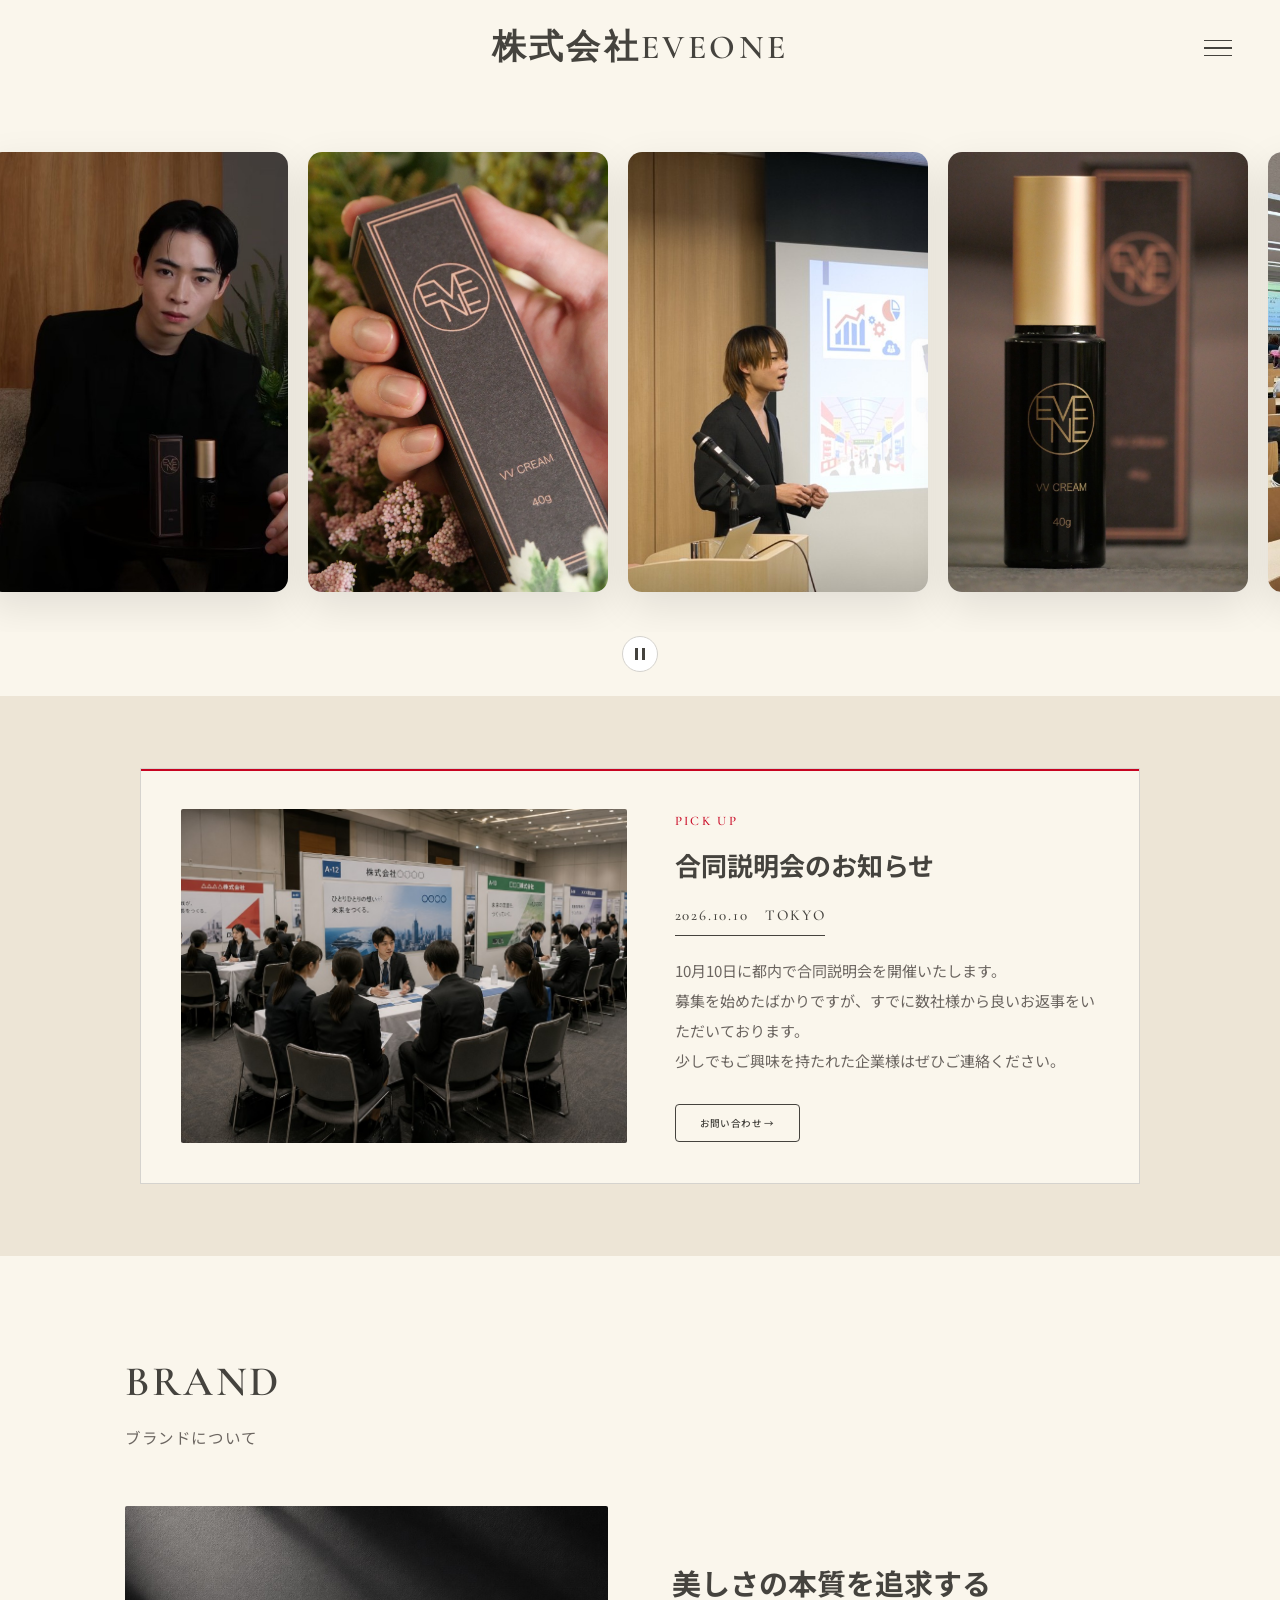
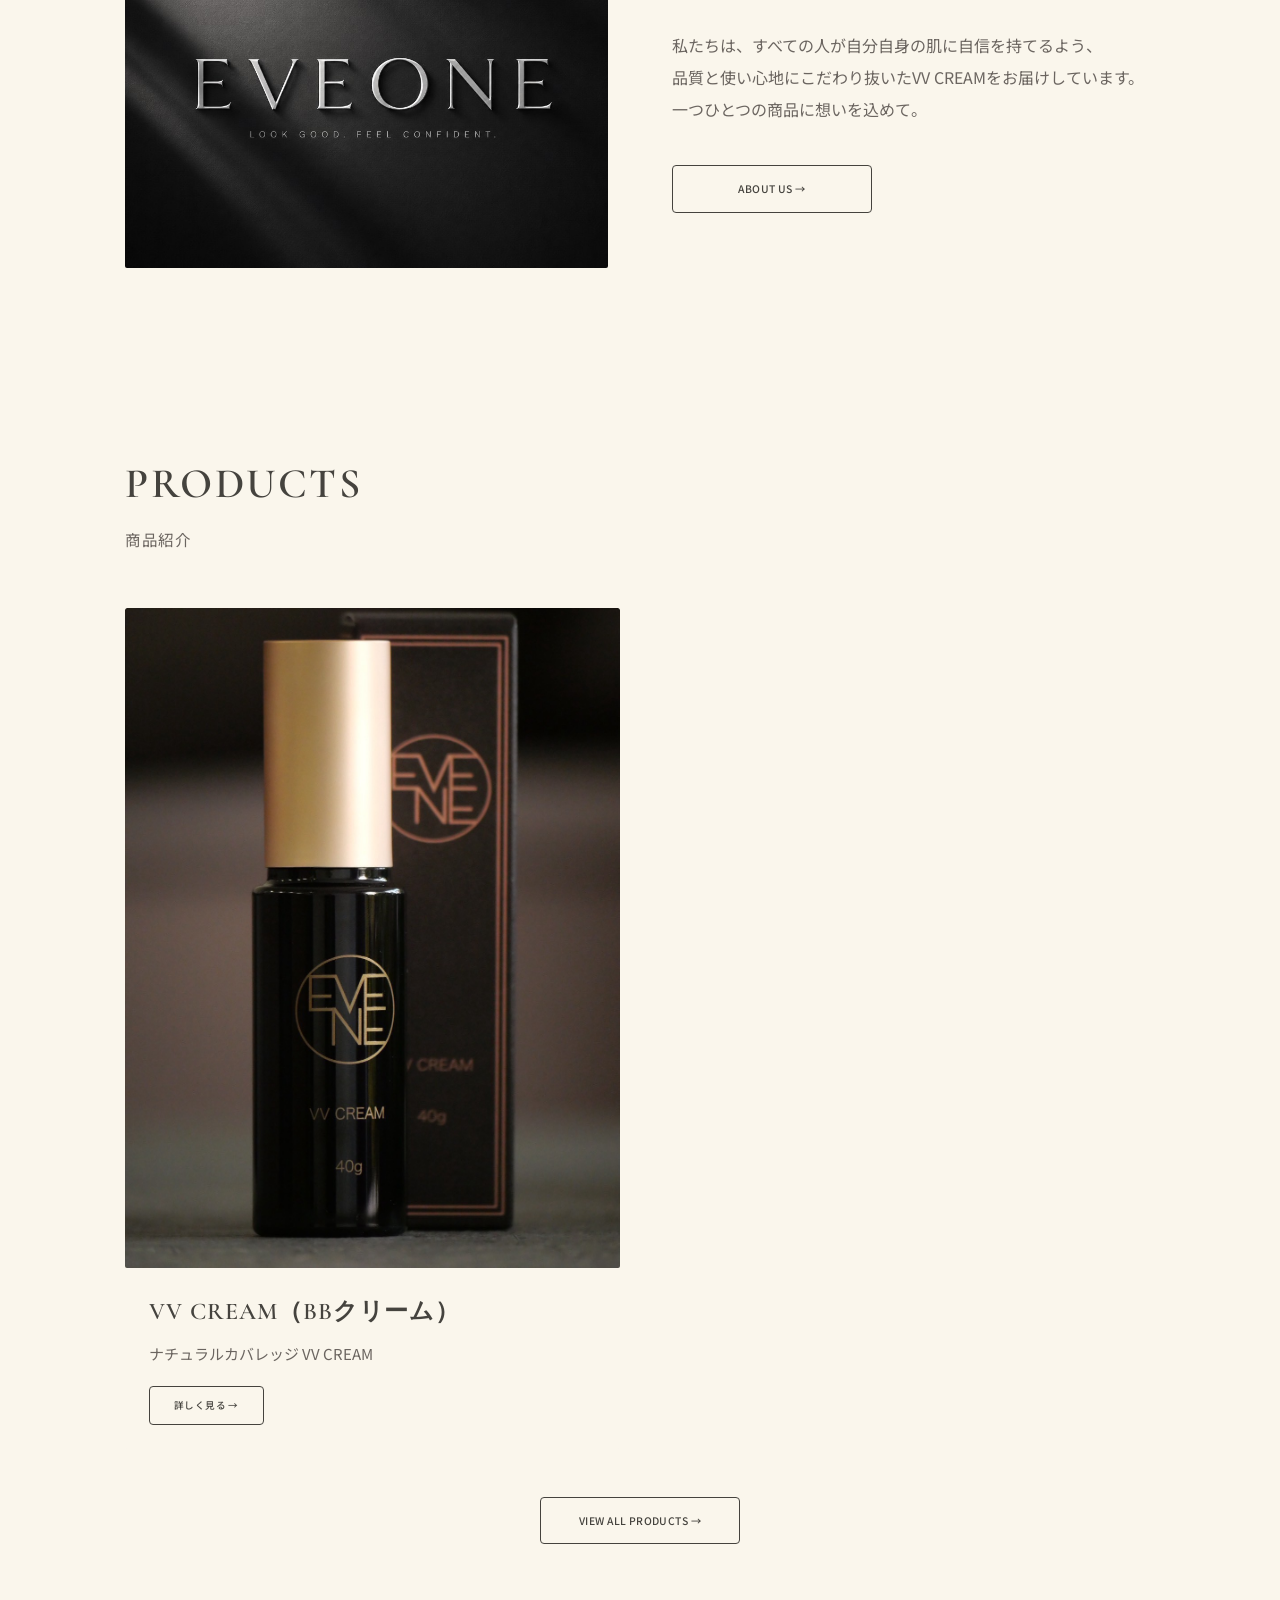
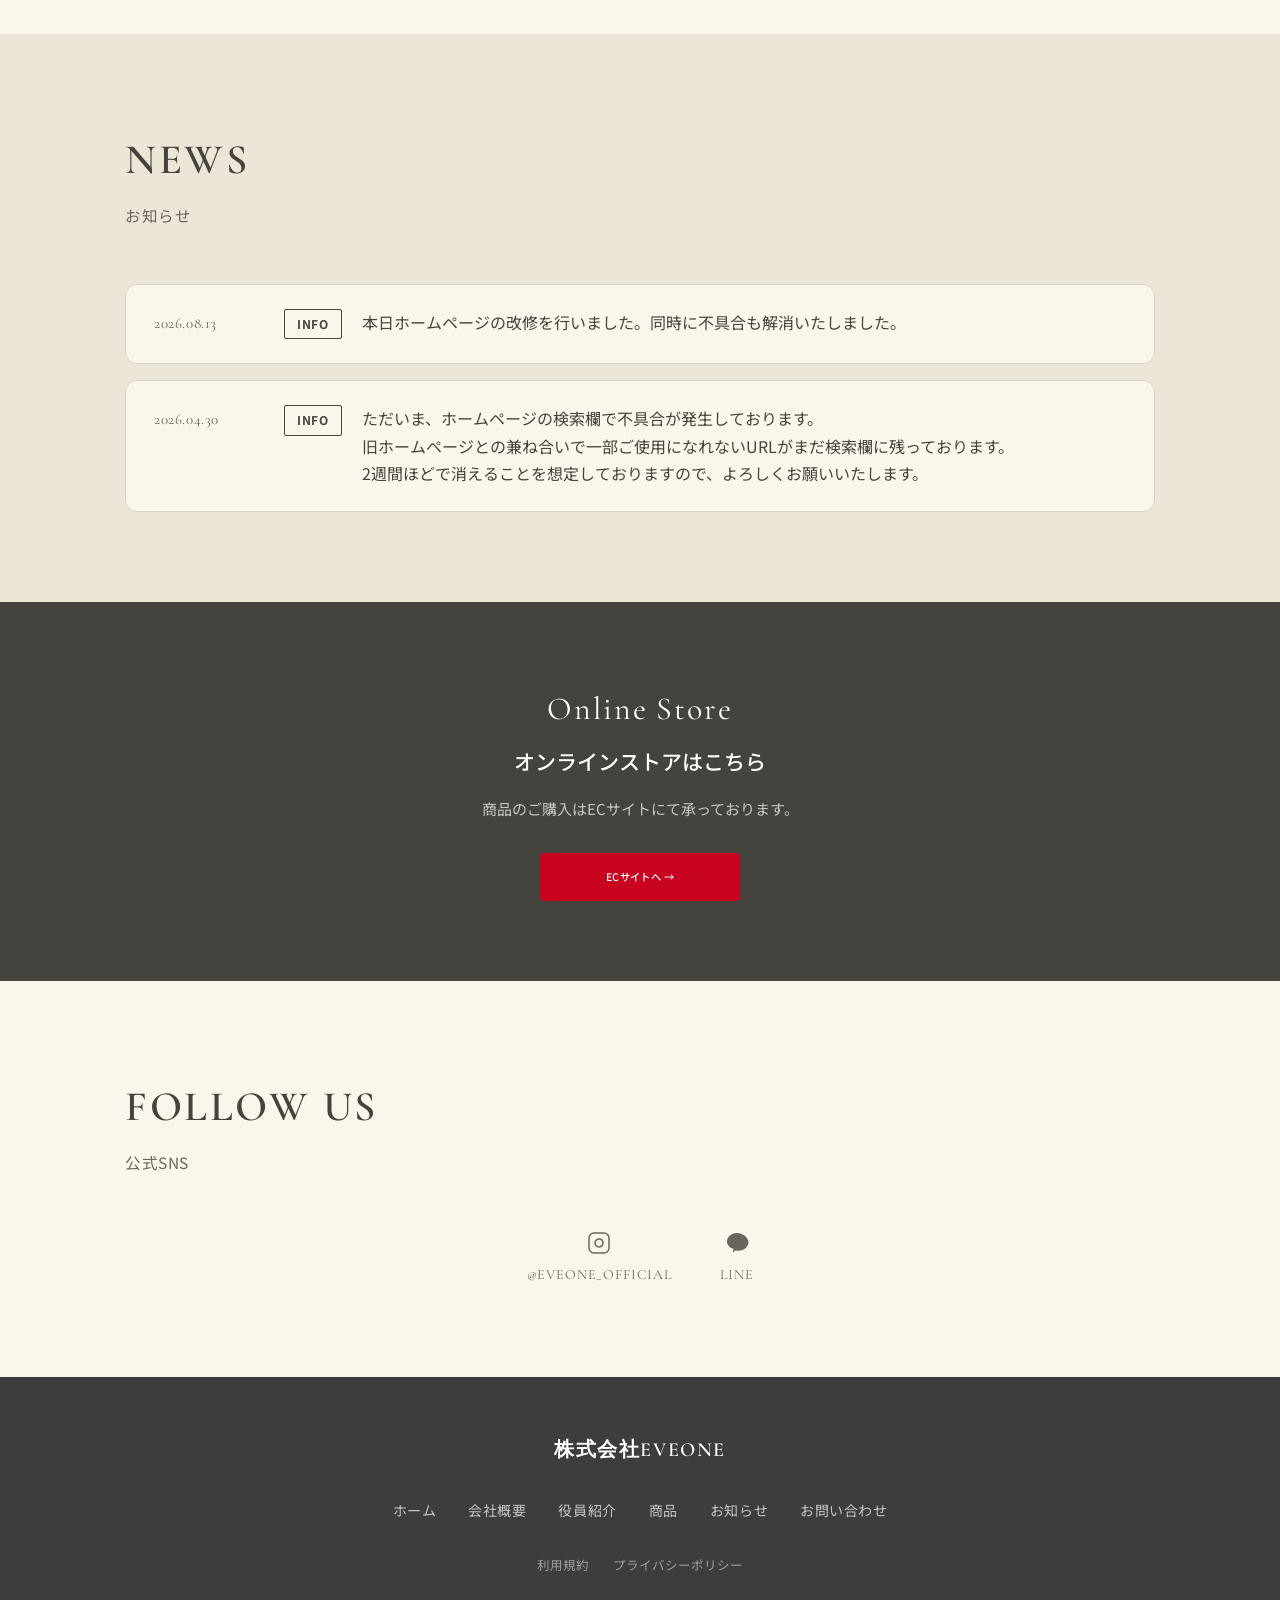
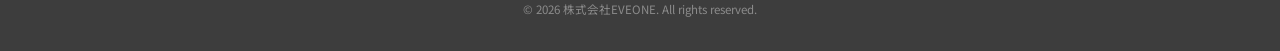
<file: index.html>
﻿<!--
  ============================================================
  株式会社EVEONE トップページ
  ============================================================
  ■ 目的：VV CREAM販売会社のコーポレートサイト トップ
  ■ 参考：資生堂ホームページ（画像多用・余白大・高級感）
  ■ 構成：トップ画像フロー → 告知（PICK UP） → ブランド → 商品 → ニュース → CTA → SNS
  ■ 技術：HTML5 + CSS3 + Swiper.js（カルーセル）
  ■ 編集：.cursorrules に詳細な編集ガイドあり

  【編集が必要な箇所】
  - ECサイトURL：CTAセクションの href="#" を実際のURLに
  - Instagram URL：SNSセクションの href="#" を実際のURLに
  - 公式LINE URL：SNSセクションの href="#" を実際のURLに
  - 商品追加：products-grid 内に product-card を複製して追加可能
  - ニュース追加：news-list 内に news-item を追加
  ============================================================
-->
<!DOCTYPE html>
<html lang="ja" class="page-home">
<head>
  <meta charset="UTF-8" />
  <meta name="viewport" content="width=device-width, initial-scale=1.0" />
  <title>株式会社EVEONE｜VV CREAM（BBクリーム）</title>
  <meta name="description" content="株式会社EVEONE公式サイト。VV CREAM（BBクリーム）の紹介、会社概要、お知らせ、お問い合わせをご案内します。" />
  <meta property="og:site_name" content="株式会社EVEONE" />
  <meta property="og:title" content="株式会社EVEONE｜VV CREAM（BBクリーム）" />
  <meta property="og:description" content="株式会社EVEONE公式サイト。VV CREAM（BBクリーム）の紹介、会社概要、お知らせ、お問い合わせをご案内します。" />
  <meta property="og:type" content="website" />
  <meta name="twitter:card" content="summary" />
  <meta name="twitter:title" content="株式会社EVEONE｜VV CREAM（BBクリーム）" />
  <meta name="twitter:description" content="株式会社EVEONE公式サイト。VV CREAM（BBクリーム）の紹介、会社概要、お知らせ、お問い合わせをご案内します。" />
  <link rel="icon" href="favicon.ico" sizes="48x48" />
  <link rel="icon" type="image/png" sizes="48x48" href="assets/images/favicon-48.png" />
  <link rel="icon" type="image/png" sizes="192x192" href="assets/images/favicon-192.png" />
  <link rel="apple-touch-icon" sizes="180x180" href="assets/images/apple-touch-icon.png" />
  <script type="application/ld+json">
    {
      "@context": "https://schema.org",
      "@graph": [
        {
          "@type": "Organization",
          "name": "株式会社EVEONE",
          "alternateName": "EVEONE",
          "url": "https://eveone.base.shop/",
          "logo": "https://client-c.pages.dev/assets/images/favicon-192.png",
          "sameAs": [
            "https://www.instagram.com/eveone_official/",
            "https://lin.ee/yaQwguZ"
          ],
          "description": "株式会社EVEONE公式サイト。VV CREAM（BBクリーム）の紹介、会社概要、お知らせ、お問い合わせをご案内します。"
        },
        {
          "@type": "WebSite",
          "name": "株式会社EVEONE",
          "url": "https://eveone.base.shop/"
        }
      ]
    }
  </script>
  <link rel="preconnect" href="https://fonts.googleapis.com" />
  <link rel="preconnect" href="https://fonts.gstatic.com" crossorigin />
  <link href="https://fonts.googleapis.com/css2?family=Cormorant+Garamond:wght@400;500;600;700&family=Noto+Sans+JP:wght@300;400;500;700&display=swap" rel="stylesheet" />
  <link rel="stylesheet" href="https://cdn.jsdelivr.net/npm/swiper@11/swiper-bundle.min.css" />
  <link rel="stylesheet" href="assets/css/style.css" />
</head>
<body>

  <!-- ヘッダー -->
  <header id="header">
    <div class="header-wrap">
      <a href="index.html" class="header-logo" aria-label="株式会社EVEONE トップへ">
        <h1 class="logo-text">株式会社EVEONE</h1>
      </a>
      <button class="menu-toggle" id="menuToggle" aria-label="メニューを開く" aria-expanded="false">
        <span class="menu-bar"></span>
        <span class="menu-bar"></span>
        <span class="menu-bar"></span>
      </button>
    </div>
  </header>

  <!-- フルスクリーンナビ -->
  <nav class="fullscreen-nav" id="fullscreenNav" aria-hidden="true">
    <button class="nav-close" type="button" aria-label="メニューを閉じる">×</button>
    <ul class="nav-list">
      <li><a href="index.html" class="nav-link">ホーム</a></li>
      <li><a href="business.html" class="nav-link">会社概要</a></li>
      <li><a href="officers.html" class="nav-link">役員紹介</a></li>
      <li><a href="products.html" class="nav-link">商品</a></li>
      <li><a href="news.html" class="nav-link">お知らせ</a></li>
      <li><a href="contact.html" class="nav-link">お問い合わせ</a></li>
    </ul>
  </nav>

  <!-- トップ画像フロー（右→左・自動スクロール） -->
  <section class="top-flow" aria-label="トップ画像">
    <div class="top-flow-marquee">
      <div class="top-flow-track">
        <div class="top-flow-set">
          <div class="top-flow-slide">
            <img src="assets/images/top-flow-04.png" alt="EVENE VV CREAM モデルカット" width="640" height="960" loading="eager" />
          </div>
          <div class="top-flow-slide">
            <img src="assets/images/LINE_ALBUM_20260314_260411_14.jpg" alt="花背景×パッケージ" width="640" height="960" loading="lazy" />
          </div>
          <div class="top-flow-slide">
            <img src="assets/images/top-flow-03.png" alt="プレゼンテーションの様子" width="640" height="960" loading="lazy" />
          </div>
          <div class="top-flow-slide">
            <img src="assets/images/LINE_ALBUM_20260314_260411_173.jpg" alt="ゴールドロゴ クローズアップ" width="640" height="960" loading="lazy" />
          </div>
          <div class="top-flow-slide">
            <img src="assets/images/top-flow-05.png" alt="イベント会場の様子" width="640" height="960" loading="lazy" />
          </div>
        </div>
        <div class="top-flow-set" aria-hidden="true">
          <div class="top-flow-slide">
            <img src="assets/images/top-flow-04.png" alt="" width="640" height="960" loading="lazy" />
          </div>
          <div class="top-flow-slide">
            <img src="assets/images/LINE_ALBUM_20260314_260411_14.jpg" alt="" width="640" height="960" loading="lazy" />
          </div>
          <div class="top-flow-slide">
            <img src="assets/images/top-flow-03.png" alt="" width="640" height="960" loading="lazy" />
          </div>
          <div class="top-flow-slide">
            <img src="assets/images/LINE_ALBUM_20260314_260411_173.jpg" alt="" width="640" height="960" loading="lazy" />
          </div>
          <div class="top-flow-slide">
            <img src="assets/images/top-flow-05.png" alt="" width="640" height="960" loading="lazy" />
          </div>
        </div>
      </div>
    </div>
    <div class="top-flow-controls">
      <button type="button" class="top-flow-pause" aria-label="自動再生の一時停止">
        <span class="top-flow-pause-icon" aria-hidden="true"></span>
      </button>
    </div>
  </section>

  <!-- 告知・広告（期間ごとに題名・画像・説明を差し替え） -->
  <section class="section section-muted section-pickup" aria-label="告知">
    <div class="container">
      <article class="pickup-panel reveal">
        <div class="pickup-content">
          <div class="pickup-image">
            <img src="assets/images/pickup-event.png" alt="合同説明会のお知らせ" loading="lazy" />
          </div>
          <div class="pickup-text">
            <p class="pickup-label">PICK UP</p>
            <h2 class="pickup-title">合同説明会のお知らせ</h2>
            <p class="pickup-date">2026.10.10　TOKYO</p>
            <p class="pickup-desc">
              10月10日に都内で合同説明会を開催いたします。<br />
              募集を始めたばかりですが、すでに数社様から良いお返事をいただいております。<br />
              少しでもご興味を持たれた企業様はぜひご連絡ください。
            </p>
            <a href="contact.html" class="btn btn-outline btn-sm pickup-cta">お問い合わせ →</a>
          </div>
        </div>
      </article>
    </div>
  </section>

  <!-- ブランドメッセージ -->
  <section class="section section-brand">
    <div class="container">
      <div class="section-header">
        <h2 class="section-heading">
          <span class="section-title-en">BRAND</span>
          <span class="section-title-ja">ブランドについて</span>
        </h2>
      </div>
      <div class="brand-content reveal">
        <div class="brand-image">
          <img src="assets/images/brand-eveone.png" alt="EVEONE — LOOK GOOD. FEEL CONFIDENT." loading="lazy" />
        </div>
        <div class="brand-text">
          <h3 class="brand-heading">美しさの本質を追求する</h3>
          <p class="brand-desc">
            私たちは、すべての人が自分自身の肌に自信を持てるよう、<br />
            品質と使い心地にこだわり抜いたVV CREAMをお届けしています。<br />
            一つひとつの商品に想いを込めて。
          </p>
          <a href="business.html#philosophy" class="btn btn-outline">ABOUT US →</a>
        </div>
      </div>
    </div>
  </section>

  <!-- 商品紹介 -->
  <section class="section section-products">
    <div class="container">
      <div class="section-header">
        <h2 class="section-heading">
          <span class="section-title-en">PRODUCTS</span>
          <span class="section-title-ja">商品紹介</span>
        </h2>
      </div>
      <div class="products-grid reveal">
        <div class="product-card">
          <div class="product-img-wrap">
            <img src="assets/images/LINE_ALBUM_20260314_260411_111.jpg" alt="EVENE VV CREAM 商品写真" loading="lazy" />
          </div>
          <div class="product-info">
            <h3 class="product-name">VV CREAM（BBクリーム）</h3>
            <p class="product-desc">ナチュラルカバレッジ VV CREAM</p>
            <a href="products.html" class="btn btn-outline btn-sm">詳しく見る →</a>
          </div>
        </div>
      </div>
      <div class="products-cta">
        <a href="products.html" class="btn btn-outline">VIEW ALL PRODUCTS →</a>
      </div>
    </div>
  </section>

  <!-- お知らせ -->
  <section class="section section-news section-muted">
    <div class="container">
      <div class="section-header">
        <h2 class="section-heading">
          <span class="section-title-en">NEWS</span>
          <span class="section-title-ja">お知らせ</span>
        </h2>
      </div>
      <ul class="news-list reveal">
        <li class="news-item">
          <time class="news-date" datetime="2026-08-13">2026.08.13</time>
          <span class="news-tag">INFO</span>
          <a href="news.html" class="news-title">本日ホームページの改修を行いました。同時に不具合も解消いたしました。</a>
        </li>
        <li class="news-item">
          <time class="news-date" datetime="2026-04-30">2026.04.30</time>
          <span class="news-tag">INFO</span>
          <a href="news.html" class="news-title">ただいま、ホームページの検索欄で不具合が発生しております。<br>旧ホームページとの兼ね合いで一部ご使用になれないURLがまだ検索欄に残っております。<br>2週間ほどで消えることを想定しておりますので、よろしくお願いいたします。</a>
        </li>
      </ul>
    </div>
  </section>

  <!-- CTA -->
  <section class="section section-cta">
    <div class="container">
      <div class="cta-inner reveal">
        <p class="cta-en">Online Store</p>
        <h2 class="cta-title">オンラインストアはこちら</h2>
        <p class="cta-desc">商品のご購入はECサイトにて承っております。</p>
        <a href="https://eveone.base.shop/" class="btn btn-filled" target="_blank" rel="noopener noreferrer">ECサイトへ →</a>
      </div>
    </div>
  </section>

  <!-- SNS -->
  <section class="section section-sns">
    <div class="container">
      <div class="section-header">
        <h2 class="section-heading">
          <span class="section-title-en">FOLLOW US</span>
          <span class="section-title-ja">公式SNS</span>
        </h2>
      </div>
      <div class="sns-links reveal">
        <a href="https://www.instagram.com/eveone_official/" class="sns-link" target="_blank" rel="noopener noreferrer" aria-label="Instagram">
          <svg width="24" height="24" fill="none" stroke="currentColor" stroke-width="1.5" viewBox="0 0 24 24"><rect x="2" y="2" width="20" height="20" rx="5"/><path d="M16 11.37A4 4 0 1 1 12.63 8 4 4 0 0 1 16 11.37z"/><line x1="17.5" y1="6.5" x2="17.51" y2="6.5"/></svg>
          <span>@EVEONE_OFFICIAL</span>
        </a>
        <a href="https://lin.ee/yaQwguZ" class="sns-link" target="_blank" rel="noopener noreferrer" aria-label="LINE">
          <svg width="24" height="24" fill="currentColor" viewBox="0 0 24 24"><path d="M12 2C6.48 2 2 5.82 2 10.5c0 3.31 2.62 6.18 6.5 7.35-.09.82-.5 3.05-.53 3.23 0 0-.01.08.04.11.05.03.11.01.11.01.15-.02 1.76-1.16 2.5-1.7.89.14 1.84.21 2.83.21 5.52 0 10-3.82 10-8.5S17.52 2 12 2z"/></svg>
          <span>LINE</span>
        </a>
      </div>
    </div>
  </section>

  <!-- フッター -->
  <footer id="footer">
    <div class="footer-inner">
      <div class="footer-brand">
        <span class="footer-logo">株式会社EVEONE</span>
      </div>
      <nav class="footer-nav">
        <a href="index.html">ホーム</a>
        <a href="business.html">会社概要</a>
        <a href="officers.html">役員紹介</a>
        <a href="products.html">商品</a>
        <a href="news.html">お知らせ</a>
        <a href="contact.html">お問い合わせ</a>
      </nav>
      <div class="footer-legal">
        <a href="#">利用規約</a>
        <a href="#">プライバシーポリシー</a>
      </div>
      <p class="footer-copy">&copy; 2026 株式会社EVEONE. All rights reserved.</p>
    </div>
    <button class="page-top" id="pageTop" aria-label="ページトップへ">↑</button>
  </footer>

  <script src="https://cdn.jsdelivr.net/npm/swiper@11/swiper-bundle.min.js"></script>
  <script src="assets/js/main.js"></script>
</body>
</html>
</file>
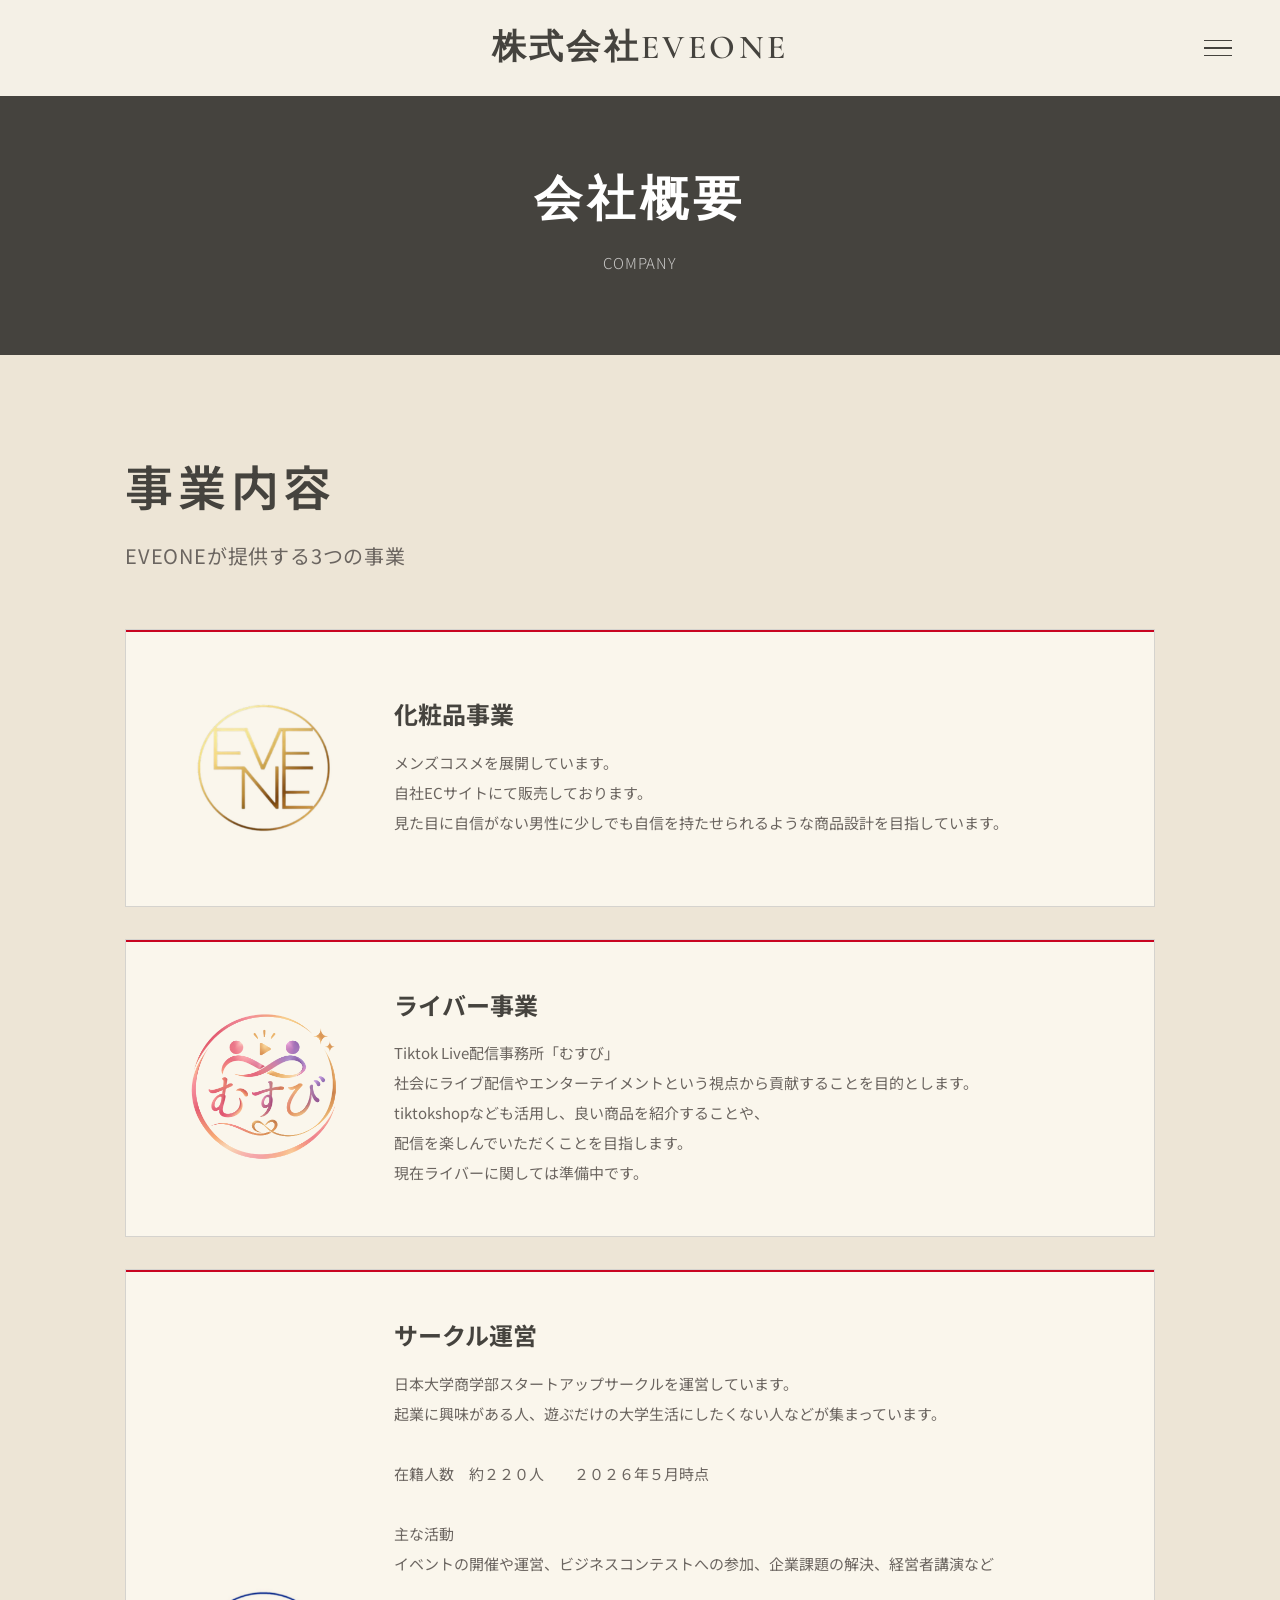
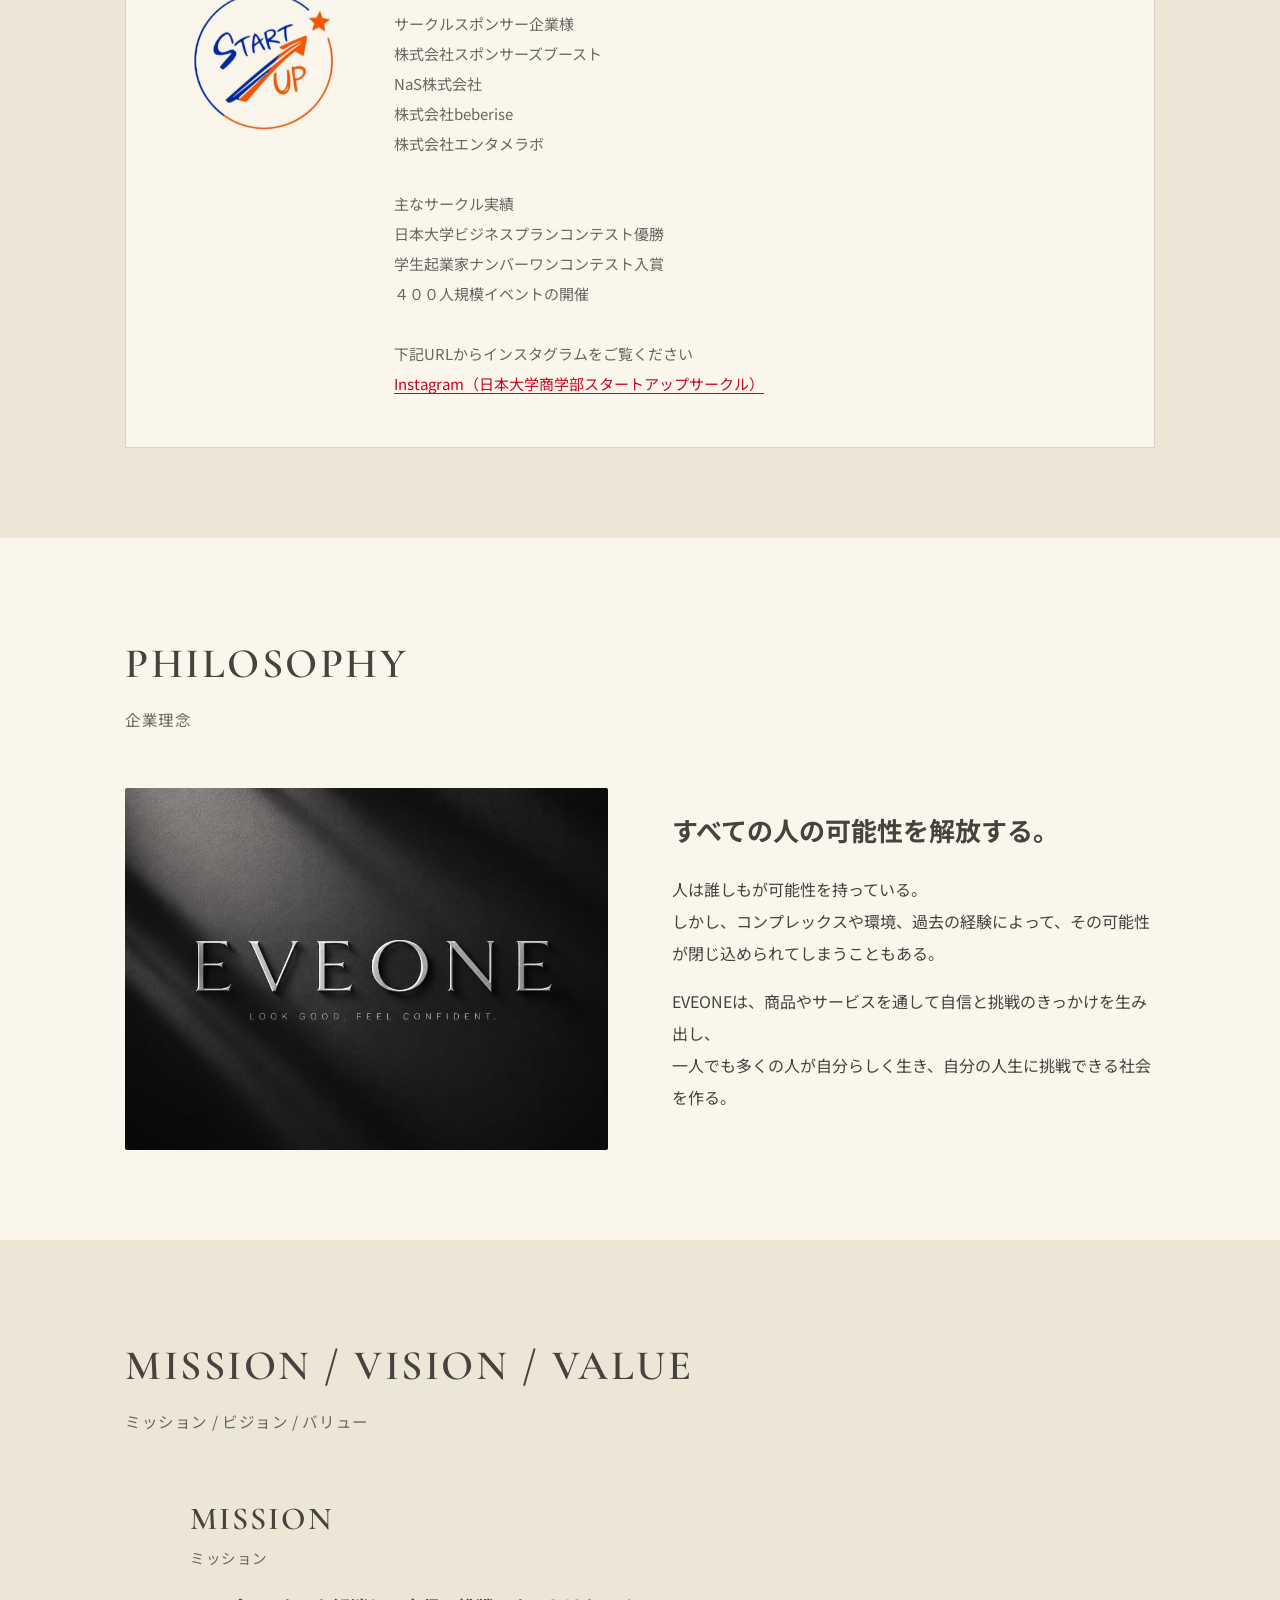
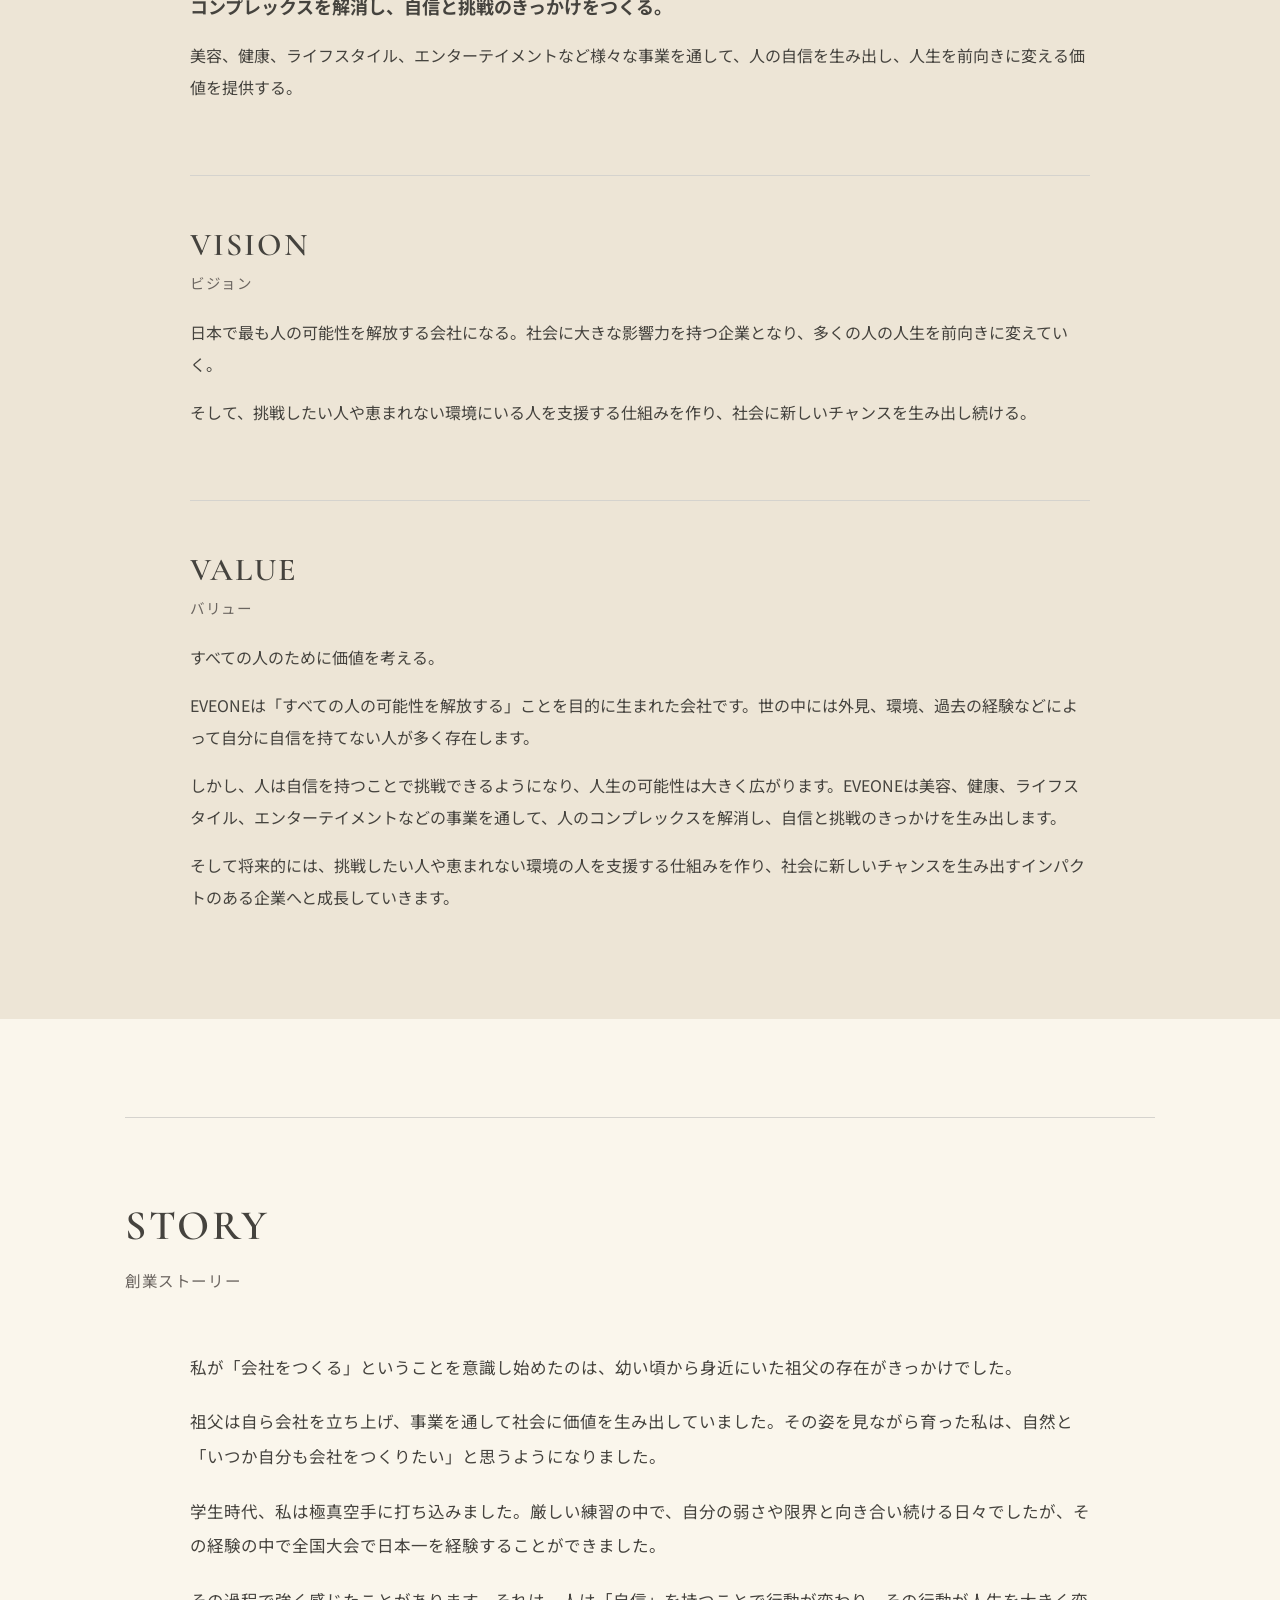
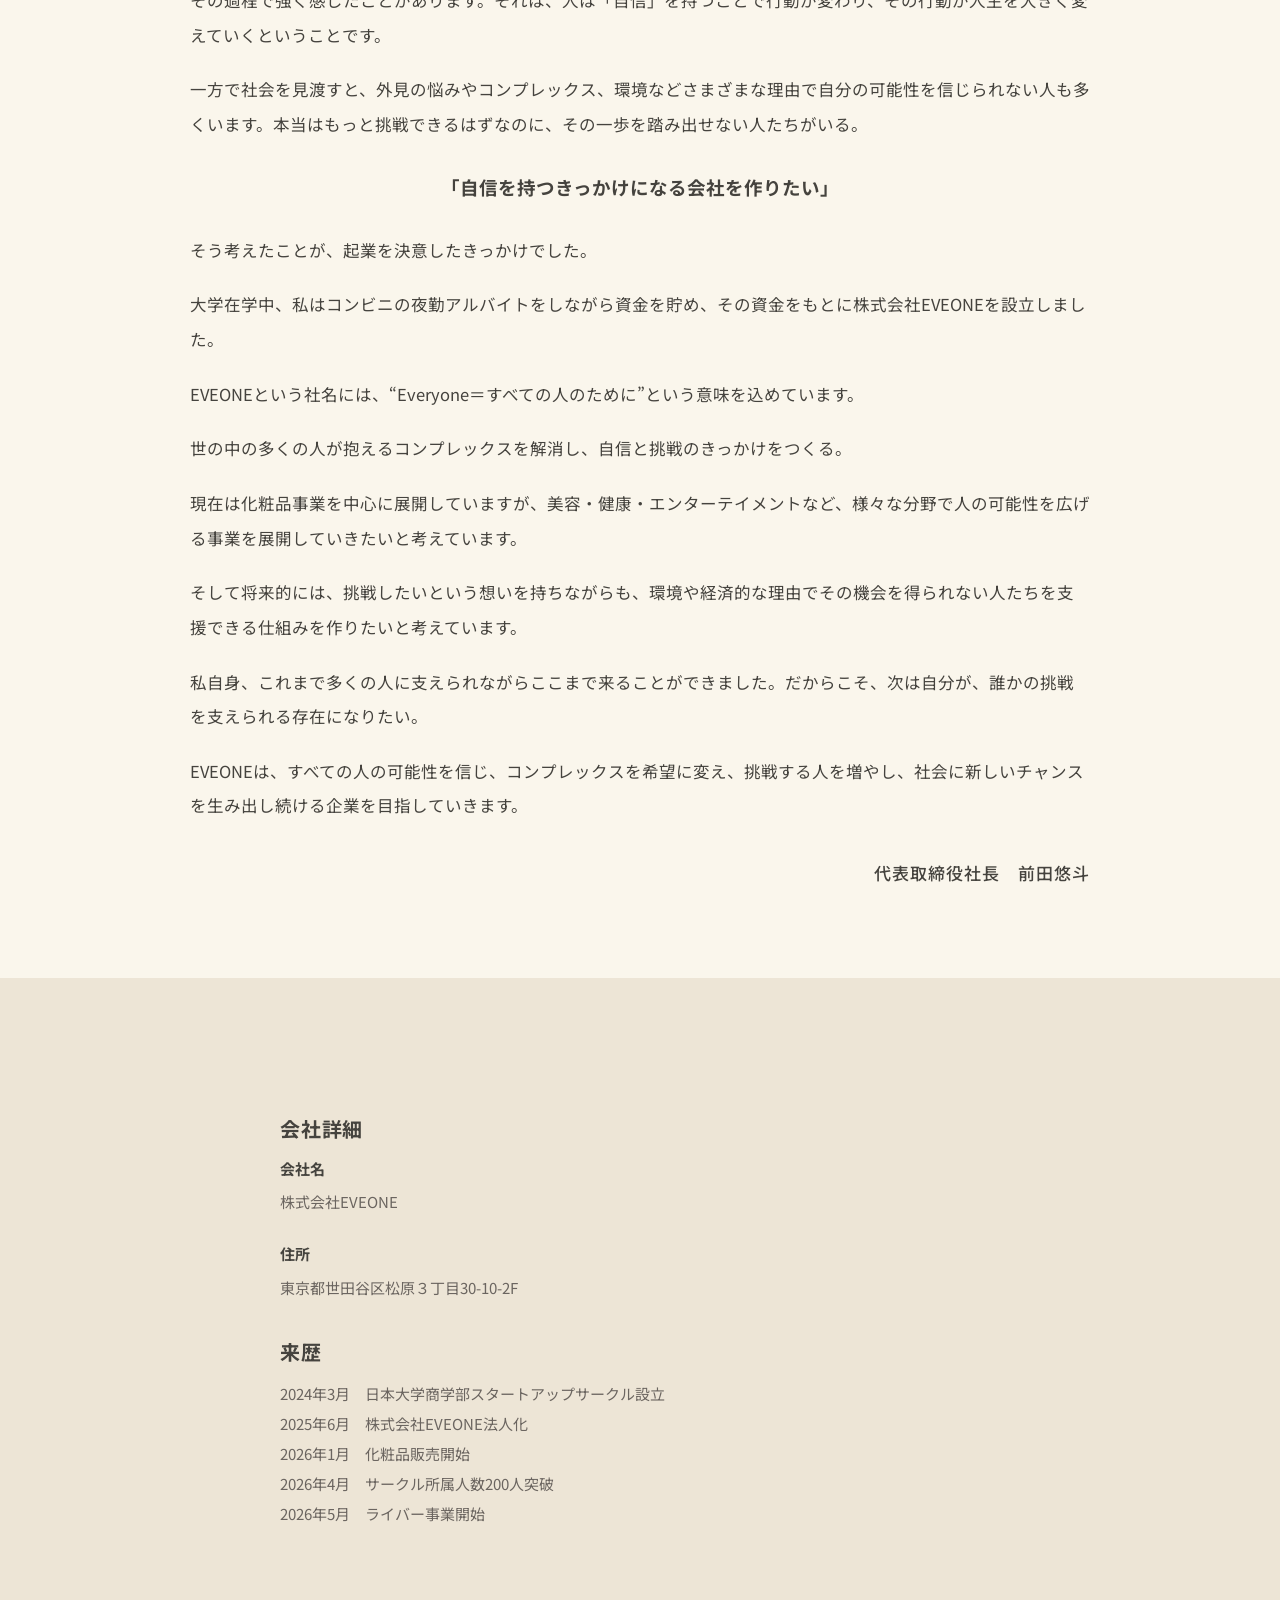
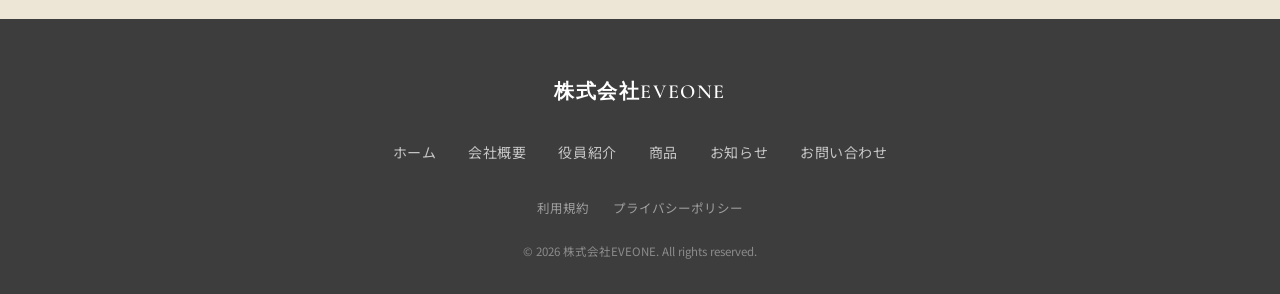
<file: business.html>
<!--
  ============================================================
  株式会社EVEONE 会社概要ページ
  ============================================================
  ■ 目的：会社概要・企業理念・事業の掲載
  ============================================================
-->
<!DOCTYPE html>
<html lang="ja" class="page-business">
<head>
  <meta charset="UTF-8" />
  <meta name="viewport" content="width=device-width, initial-scale=1.0" />
  <title>会社概要｜株式会社EVEONE</title>
  <meta name="description" content="株式会社EVEONEの会社概要。企業理念、事業内容（化粧品・ライバー・サークル運営）、創業ストーリーをご紹介します。" />
  <meta property="og:site_name" content="株式会社EVEONE" />
  <meta property="og:title" content="会社概要｜株式会社EVEONE" />
  <meta property="og:description" content="株式会社EVEONEの会社概要。企業理念、事業内容（化粧品・ライバー・サークル運営）、創業ストーリーをご紹介します。" />
  <meta property="og:type" content="website" />
  <meta name="twitter:card" content="summary" />
  <meta name="twitter:title" content="会社概要｜株式会社EVEONE" />
  <meta name="twitter:description" content="株式会社EVEONEの会社概要。企業理念、事業内容（化粧品・ライバー・サークル運営）、創業ストーリーをご紹介します。" />
  <link rel="icon" href="favicon.ico" sizes="48x48" />
  <link rel="icon" type="image/png" sizes="48x48" href="assets/images/favicon-48.png" />
  <link rel="icon" type="image/png" sizes="192x192" href="assets/images/favicon-192.png" />
  <link rel="apple-touch-icon" sizes="180x180" href="assets/images/apple-touch-icon.png" />
  <link rel="preconnect" href="https://fonts.googleapis.com" />
  <link rel="preconnect" href="https://fonts.gstatic.com" crossorigin />
  <link href="https://fonts.googleapis.com/css2?family=Cormorant+Garamond:wght@400;500;600;700&family=Noto+Sans+JP:wght@300;400;500;700&display=swap" rel="stylesheet" />
  <link rel="stylesheet" href="assets/css/style.css" />
  <link rel="stylesheet" href="assets/css/pages.css" />
</head>
<body>

  <!-- ヘッダー -->
  <header id="header">
    <div class="header-wrap">
      <a href="index.html" class="header-logo" aria-label="株式会社EVEONE トップへ">
        <span class="logo-text">株式会社EVEONE</span>
      </a>
      <button class="menu-toggle" id="menuToggle" aria-label="メニューを開く" aria-expanded="false">
        <span class="menu-bar"></span>
        <span class="menu-bar"></span>
        <span class="menu-bar"></span>
      </button>
    </div>
  </header>

  <nav class="fullscreen-nav" id="fullscreenNav" aria-hidden="true">
    <button class="nav-close" type="button" aria-label="メニューを閉じる">×</button>
    <ul class="nav-list">
      <li><a href="index.html" class="nav-link">ホーム</a></li>
      <li><a href="business.html" class="nav-link">会社概要</a></li>
      <li><a href="officers.html" class="nav-link">役員紹介</a></li>
      <li><a href="products.html" class="nav-link">商品</a></li>
      <li><a href="news.html" class="nav-link">お知らせ</a></li>
      <li><a href="contact.html" class="nav-link">お問い合わせ</a></li>
    </ul>
  </nav>

  <!-- ページヒーロー -->
  <section class="page-hero">
    <div class="page-hero-inner">
      <h1 class="page-hero-heading">
        <span class="page-hero-title">会社概要</span>
        <span class="page-hero-sub">COMPANY</span>
      </h1>
    </div>
  </section>

  <section class="section section-muted">
    <div class="container">
      <div class="section-header business-section-header">
        <h2 class="section-title-ja business-section-title">事業内容</h2>
        <p class="section-title-ja business-section-sub">EVEONEが提供する3つの事業</p>
      </div>

      <div class="business-panels reveal" aria-label="事業一覧">
        <article class="pickup-panel business-panel" id="business-cosmetics">
          <div class="pickup-content">
            <div class="pickup-image business-panel-image">
              <img src="assets/images/eveone-logo.png" alt="化粧品事業ロゴ" loading="lazy" />
            </div>
            <div class="pickup-text">
              <h3 class="pickup-title">化粧品事業</h3>
              <p class="pickup-desc">
                メンズコスメを展開しています。<br />
                自社ECサイトにて販売しております。<br />
                見た目に自信がない男性に少しでも自信を持たせられるような商品設計を目指しています。
              </p>
            </div>
          </div>
        </article>

        <article class="pickup-panel business-panel" id="business-liver">
          <div class="pickup-content">
            <div class="pickup-image business-panel-image">
              <img src="assets/images/musubi-logo.png" alt="ライバー事業 むすびロゴ" loading="lazy" />
            </div>
            <div class="pickup-text">
              <h3 class="pickup-title">ライバー事業</h3>
              <p class="pickup-desc">
                Tiktok Live配信事務所「むすび」<br />
                社会にライブ配信やエンターテイメントという視点から貢献することを目的とします。<br />
                tiktokshopなども活用し、良い商品を紹介することや、<br />
                配信を楽しんでいただくことを目指します。<br />
                現在ライバーに関しては準備中です。
              </p>
            </div>
          </div>
        </article>

        <article class="pickup-panel business-panel" id="business-circle">
          <div class="pickup-content">
            <div class="pickup-image business-panel-image">
              <img src="assets/images/circle-logo.png" alt="サークル運営ロゴ" loading="lazy" />
            </div>
            <div class="pickup-text">
              <h3 class="pickup-title">サークル運営</h3>
              <p class="pickup-desc">
                日本大学商学部スタートアップサークルを運営しています。<br />
                起業に興味がある人、遊ぶだけの大学生活にしたくない人などが集まっています。<br /><br />
                在籍人数　約２２０人　　２０２６年５月時点<br /><br />
                主な活動<br />
                イベントの開催や運営、ビジネスコンテストへの参加、企業課題の解決、経営者講演など<br /><br />
                サークルスポンサー企業様<br />
                株式会社スポンサーズブースト<br />
                NaS株式会社<br />
                株式会社beberise<br />
                株式会社エンタメラボ<br /><br />
                主なサークル実績<br />
                日本大学ビジネスプランコンテスト優勝<br />
                学生起業家ナンバーワンコンテスト入賞<br />
                ４００人規模イベントの開催<br /><br />
                下記URLからインスタグラムをご覧ください<br />
                <a href="https://www.instagram.com/nihon_business_circle?igsh=MWU0eGp5OHlqZXZldQ%3D%3D&amp;utm_source=qr" target="_blank" rel="noopener noreferrer">Instagram（日本大学商学部スタートアップサークル）</a>
              </p>
            </div>
          </div>
        </article>
      </div>
    </div>
  </section>

  <!-- 理念 -->
  <section class="section" id="philosophy">
    <div class="container">
      <div class="section-header">
        <h2 class="section-heading">
          <span class="section-title-en">PHILOSOPHY</span>
          <span class="section-title-ja">企業理念</span>
        </h2>
      </div>
      <div class="about-philosophy reveal">
        <div class="about-philosophy-image">
          <img src="assets/images/brand-eveone.png" alt="EVEONE — LOOK GOOD. FEEL CONFIDENT." loading="lazy" />
        </div>
        <div class="about-philosophy-text">
          <h3 class="about-heading">すべての人の可能性を解放する。</h3>
          <p class="about-desc">
            人は誰しもが可能性を持っている。<br />
            しかし、コンプレックスや環境、過去の経験によって、その可能性が閉じ込められてしまうこともある。
          </p>
          <p class="about-desc">
            EVEONEは、商品やサービスを通して自信と挑戦のきっかけを生み出し、<br />
            一人でも多くの人が自分らしく生き、自分の人生に挑戦できる社会を作る。
          </p>
        </div>
      </div>
    </div>
  </section>

  <!-- MISSION / VISION / VALUE -->
  <section class="section section-muted">
    <div class="container">
      <div class="section-header">
        <h2 class="section-heading">
          <span class="section-title-en">MISSION / VISION / VALUE</span>
          <span class="section-title-ja">ミッション / ビジョン / バリュー</span>
        </h2>
      </div>
      <div class="mvv-list reveal">
        <div class="mvv-item">
          <h3 class="mvv-title">MISSION</h3>
          <p class="mvv-title-ja">ミッション</p>
          <p class="about-desc mvv-lead">コンプレックスを解消し、自信と挑戦のきっかけをつくる。</p>
          <p class="about-desc">
            美容、健康、ライフスタイル、エンターテイメントなど様々な事業を通して、人の自信を生み出し、人生を前向きに変える価値を提供する。
          </p>
        </div>
        <div class="mvv-item">
          <h3 class="mvv-title">VISION</h3>
          <p class="mvv-title-ja">ビジョン</p>
          <p class="about-desc">
            日本で最も人の可能性を解放する会社になる。社会に大きな影響力を持つ企業となり、多くの人の人生を前向きに変えていく。
          </p>
          <p class="about-desc">
            そして、挑戦したい人や恵まれない環境にいる人を支援する仕組みを作り、社会に新しいチャンスを生み出し続ける。
          </p>
        </div>
        <div class="mvv-item">
          <h3 class="mvv-title">VALUE</h3>
          <p class="mvv-title-ja">バリュー</p>
          <p class="about-desc">すべての人のために価値を考える。</p>
          <p class="about-desc">
            EVEONEは「すべての人の可能性を解放する」ことを目的に生まれた会社です。世の中には外見、環境、過去の経験などによって自分に自信を持てない人が多く存在します。
          </p>
          <p class="about-desc">
            しかし、人は自信を持つことで挑戦できるようになり、人生の可能性は大きく広がります。EVEONEは美容、健康、ライフスタイル、エンターテイメントなどの事業を通して、人のコンプレックスを解消し、自信と挑戦のきっかけを生み出します。
          </p>
          <p class="about-desc">
            そして将来的には、挑戦したい人や恵まれない環境の人を支援する仕組みを作り、社会に新しいチャンスを生み出すインパクトのある企業へと成長していきます。
          </p>
        </div>
      </div>
    </div>
  </section>

  <!-- 創業ストーリー -->
  <section class="section">
    <div class="container">
      <div class="about-divider" aria-hidden="true"></div>
      <div class="section-header">
        <h2 class="section-heading">
          <span class="section-title-en">STORY</span>
          <span class="section-title-ja">創業ストーリー</span>
        </h2>
      </div>

      <div class="about-story reveal">
        <div class="about-story-text">
          <p class="about-desc">
            私が「会社をつくる」ということを意識し始めたのは、幼い頃から身近にいた祖父の存在がきっかけでした。
          </p>
          <p class="about-desc">
            祖父は自ら会社を立ち上げ、事業を通して社会に価値を生み出していました。その姿を見ながら育った私は、自然と「いつか自分も会社をつくりたい」と思うようになりました。
          </p>
          <p class="about-desc">
            学生時代、私は極真空手に打ち込みました。厳しい練習の中で、自分の弱さや限界と向き合い続ける日々でしたが、その経験の中で全国大会で日本一を経験することができました。
          </p>
          <p class="about-desc">
            その過程で強く感じたことがあります。それは、人は「自信」を持つことで行動が変わり、その行動が人生を大きく変えていくということです。
          </p>
          <p class="about-desc">
            一方で社会を見渡すと、外見の悩みやコンプレックス、環境などさまざまな理由で自分の可能性を信じられない人も多くいます。本当はもっと挑戦できるはずなのに、その一歩を踏み出せない人たちがいる。
          </p>
          <p class="about-desc about-desc-quote">
            「自信を持つきっかけになる会社を作りたい」
          </p>
          <p class="about-desc">
            そう考えたことが、起業を決意したきっかけでした。
          </p>
          <p class="about-desc">
            大学在学中、私はコンビニの夜勤アルバイトをしながら資金を貯め、その資金をもとに株式会社EVEONEを設立しました。
          </p>
          <p class="about-desc">
            EVEONEという社名には、“Everyone＝すべての人のために”という意味を込めています。
          </p>
          <p class="about-desc">
            世の中の多くの人が抱えるコンプレックスを解消し、自信と挑戦のきっかけをつくる。
          </p>
          <p class="about-desc">
            現在は化粧品事業を中心に展開していますが、美容・健康・エンターテイメントなど、様々な分野で人の可能性を広げる事業を展開していきたいと考えています。
          </p>
          <p class="about-desc">
            そして将来的には、挑戦したいという想いを持ちながらも、環境や経済的な理由でその機会を得られない人たちを支援できる仕組みを作りたいと考えています。
          </p>
          <p class="about-desc">
            私自身、これまで多くの人に支えられながらここまで来ることができました。だからこそ、次は自分が、誰かの挑戦を支えられる存在になりたい。
          </p>
          <p class="about-desc">
            EVEONEは、すべての人の可能性を信じ、コンプレックスを希望に変え、挑戦する人を増やし、社会に新しいチャンスを生み出し続ける企業を目指していきます。
          </p>
          <p class="about-sign">代表取締役社長　前田悠斗</p>
        </div>
      </div>
    </div>
  </section>

  <section class="section section-muted">
    <div class="container">
      <div class="business-headings" aria-label="会社情報">
        <h3 class="business-heading company-profile-section">会社詳細</h3>
        <div class="company-profile-details" aria-label="会社詳細">
          <p class="company-profile-label">会社名</p>
          <p class="business-heading-desc">株式会社EVEONE</p>
          <p class="company-profile-label">住所</p>
          <p class="business-heading-desc">東京都世田谷区松原３丁目30-10-2F</p>
        </div>
        <h3 class="business-heading">来歴</h3>
        <p class="business-heading-desc">
          2024年3月　日本大学商学部スタートアップサークル設立<br />
          2025年6月　株式会社EVEONE法人化<br />
          2026年1月　化粧品販売開始<br />
          2026年4月　サークル所属人数200人突破<br />
          2026年5月　ライバー事業開始
        </p>
      </div>
    </div>
  </section>

  <!-- フッター -->
  <footer id="footer">
    <div class="footer-inner">
      <div class="footer-brand">
        <span class="footer-logo">株式会社EVEONE</span>
      </div>
      <nav class="footer-nav">
        <a href="index.html">ホーム</a>
        <a href="business.html">会社概要</a>
        <a href="officers.html">役員紹介</a>
        <a href="products.html">商品</a>
        <a href="news.html">お知らせ</a>
        <a href="contact.html">お問い合わせ</a>
      </nav>
      <div class="footer-legal">
        <a href="#">利用規約</a>
        <a href="#">プライバシーポリシー</a>
      </div>
      <p class="footer-copy">&copy; 2026 株式会社EVEONE. All rights reserved.</p>
    </div>
    <button class="page-top" id="pageTop" aria-label="ページトップへ">↑</button>
  </footer>

  <script src="assets/js/main.js"></script>
</body>
</html>
</file>
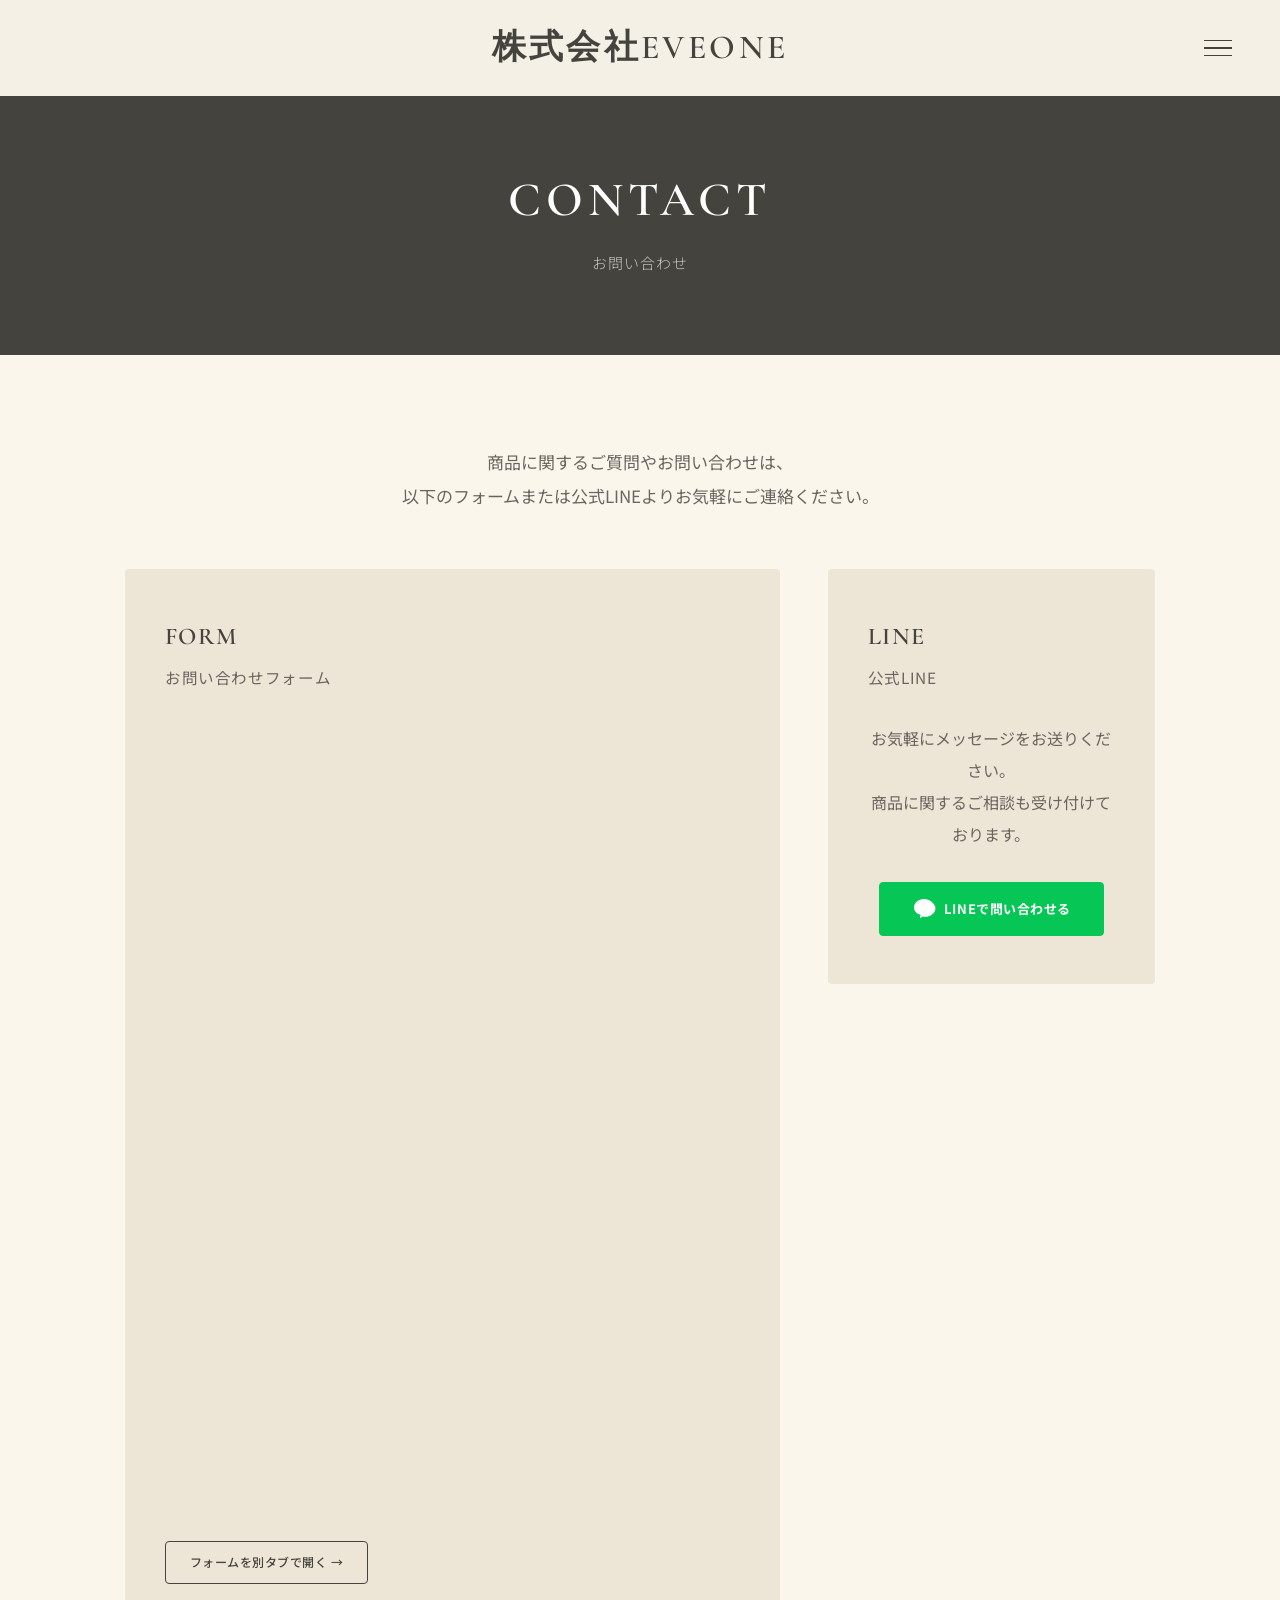
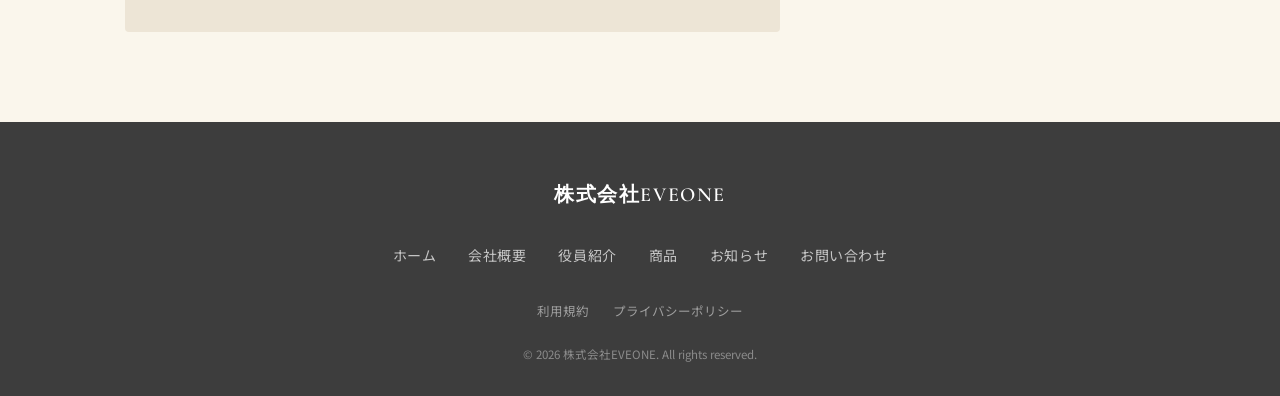
<file: contact.html>
<!--
  ============================================================
  株式会社EVEONE お問い合わせページ
  ============================================================
  ■ 目的：Googleフォーム＋公式LINEでお問い合わせを受け付ける
  ■ 編集：
    - Googleフォーム：iframe の src（embedded=true）と「別タブで開く」リンクを実URLに差し替え
    - 公式LINE：btn-line の href を実際のLINE URLに差し替え
  ============================================================
-->
<!DOCTYPE html>
<html lang="ja">
<head>
  <meta charset="UTF-8" />
  <meta name="viewport" content="width=device-width, initial-scale=1.0" />
  <title>お問い合わせ｜株式会社EVEONE</title>
  <meta name="description" content="株式会社EVEONEへのお問い合わせは、フォームまたは公式LINEからご連絡ください。" />
  <meta property="og:site_name" content="株式会社EVEONE" />
  <meta property="og:title" content="お問い合わせ｜株式会社EVEONE" />
  <meta property="og:description" content="株式会社EVEONEへのお問い合わせは、フォームまたは公式LINEからご連絡ください。" />
  <meta property="og:type" content="website" />
  <meta name="twitter:card" content="summary" />
  <meta name="twitter:title" content="お問い合わせ｜株式会社EVEONE" />
  <meta name="twitter:description" content="株式会社EVEONEへのお問い合わせは、フォームまたは公式LINEからご連絡ください。" />
  <link rel="icon" href="favicon.ico" sizes="48x48" />
  <link rel="icon" type="image/png" sizes="48x48" href="assets/images/favicon-48.png" />
  <link rel="icon" type="image/png" sizes="192x192" href="assets/images/favicon-192.png" />
  <link rel="apple-touch-icon" sizes="180x180" href="assets/images/apple-touch-icon.png" />
  <script type="application/ld+json">
    {
      "@context": "https://schema.org",
      "@graph": [
        {
          "@type": "Organization",
          "name": "株式会社EVEONE",
          "alternateName": "EVEONE",
          "url": "https://eveone.base.shop/",
          "logo": "https://client-c.pages.dev/assets/images/favicon-192.png",
          "sameAs": [
            "https://www.instagram.com/eveone_official/",
            "https://lin.ee/yaQwguZ"
          ],
          "description": "株式会社EVEONEへのお問い合わせは、フォームまたは公式LINEからご連絡ください。"
        },
        {
          "@type": "WebSite",
          "name": "株式会社EVEONE",
          "url": "https://eveone.base.shop/"
        }
      ]
    }
  </script>
  <link rel="preconnect" href="https://fonts.googleapis.com" />
  <link rel="preconnect" href="https://fonts.gstatic.com" crossorigin />
  <link href="https://fonts.googleapis.com/css2?family=Cormorant+Garamond:wght@400;500;600;700&family=Noto+Sans+JP:wght@300;400;500;700&display=swap" rel="stylesheet" />
  <link rel="stylesheet" href="assets/css/style.css" />
  <link rel="stylesheet" href="assets/css/pages.css" />
</head>
<body>

  <!-- ヘッダー -->
  <header id="header">
    <div class="header-wrap">
      <a href="index.html" class="header-logo" aria-label="株式会社EVEONE トップへ">
        <span class="logo-text">株式会社EVEONE</span>
      </a>
      <button class="menu-toggle" id="menuToggle" aria-label="メニューを開く" aria-expanded="false">
        <span class="menu-bar"></span>
        <span class="menu-bar"></span>
        <span class="menu-bar"></span>
      </button>
    </div>
  </header>

  <nav class="fullscreen-nav" id="fullscreenNav" aria-hidden="true">
    <button class="nav-close" type="button" aria-label="メニューを閉じる">×</button>
    <ul class="nav-list">
      <li><a href="index.html" class="nav-link">ホーム</a></li>
      <li><a href="business.html" class="nav-link">会社概要</a></li>
      <li><a href="officers.html" class="nav-link">役員紹介</a></li>
      <li><a href="products.html" class="nav-link">商品</a></li>
      <li><a href="news.html" class="nav-link">お知らせ</a></li>
      <li><a href="contact.html" class="nav-link">お問い合わせ</a></li>
    </ul>
  </nav>

  <!-- ページヒーロー -->
  <section class="page-hero">
    <div class="page-hero-inner">
      <h1 class="page-hero-heading">
        <span class="page-hero-title">CONTACT</span>
        <span class="page-hero-sub">お問い合わせ</span>
      </h1>
    </div>
  </section>

  <!-- お問い合わせ方法 -->
  <section class="section">
    <div class="container">
      <div class="contact-intro reveal">
        <p class="contact-lead">
          商品に関するご質問やお問い合わせは、<br />
          以下のフォームまたは公式LINEよりお気軽にご連絡ください。
        </p>
      </div>

      <div class="contact-methods reveal">
        <!-- Googleフォーム -->
        <div class="contact-card">
          <div class="contact-card-header">
            <h2 class="section-heading">
              <span class="section-title-en" style="font-size:2.4rem;">FORM</span>
              <span class="section-title-ja">お問い合わせフォーム</span>
            </h2>
          </div>
          <div class="contact-form-wrap">
            <iframe
              src="https://docs.google.com/forms/d/e/1FAIpQLSc-tfaMqIzRJLtHwHNV_0YUF_Xp4uGJbva8pQR5ABZL3Kg5JQ/viewform?embedded=true"
              width="100%"
              height="800"
              frameborder="0"
              marginheight="0"
              marginwidth="0"
              title="お問い合わせフォーム"
            >読み込んでいます…</iframe>
            <div style="margin-top: 12px;">
              <a
                href="https://docs.google.com/forms/d/e/1FAIpQLSc-tfaMqIzRJLtHwHNV_0YUF_Xp4uGJbva8pQR5ABZL3Kg5JQ/viewform"
                target="_blank"
                rel="noopener noreferrer"
                class="btn btn-outline btn-sm"
              >フォームを別タブで開く →</a>
            </div>
          </div>
        </div>

        <!-- LINE -->
        <div class="contact-card">
          <div class="contact-card-header">
            <h2 class="section-heading">
              <span class="section-title-en" style="font-size:2.4rem;">LINE</span>
              <span class="section-title-ja">公式LINE</span>
            </h2>
          </div>
          <div class="contact-line">
            <p class="contact-line-desc">
              お気軽にメッセージをお送りください。<br />
              商品に関するご相談も受け付けております。
            </p>
            <a href="https://lin.ee/yaQwguZ" class="btn btn-line" target="_blank" rel="noopener noreferrer">
              <svg width="24" height="24" fill="currentColor" viewBox="0 0 24 24"><path d="M12 2C6.48 2 2 5.82 2 10.5c0 3.31 2.62 6.18 6.5 7.35-.09.82-.5 3.05-.53 3.23 0 0-.01.08.04.11.05.03.11.01.11.01.15-.02 1.76-1.16 2.5-1.7.89.14 1.84.21 2.83.21 5.52 0 10-3.82 10-8.5S17.52 2 12 2z"/></svg>
              LINEで問い合わせる
            </a>
          </div>
        </div>
      </div>
    </div>
  </section>

  <!-- フッター -->
  <footer id="footer">
    <div class="footer-inner">
      <div class="footer-brand">
        <span class="footer-logo">株式会社EVEONE</span>
      </div>
      <nav class="footer-nav">
        <a href="index.html">ホーム</a>
        <a href="business.html">会社概要</a>
        <a href="officers.html">役員紹介</a>
        <a href="products.html">商品</a>
        <a href="news.html">お知らせ</a>
        <a href="contact.html">お問い合わせ</a>
      </nav>
      <div class="footer-legal">
        <a href="#">利用規約</a>
        <a href="#">プライバシーポリシー</a>
      </div>
      <p class="footer-copy">&copy; 2026 株式会社EVEONE. All rights reserved.</p>
    </div>
    <button class="page-top" id="pageTop" aria-label="ページトップへ">↑</button>
  </footer>

  <script src="assets/js/main.js"></script>
</body>
</html>
</file>
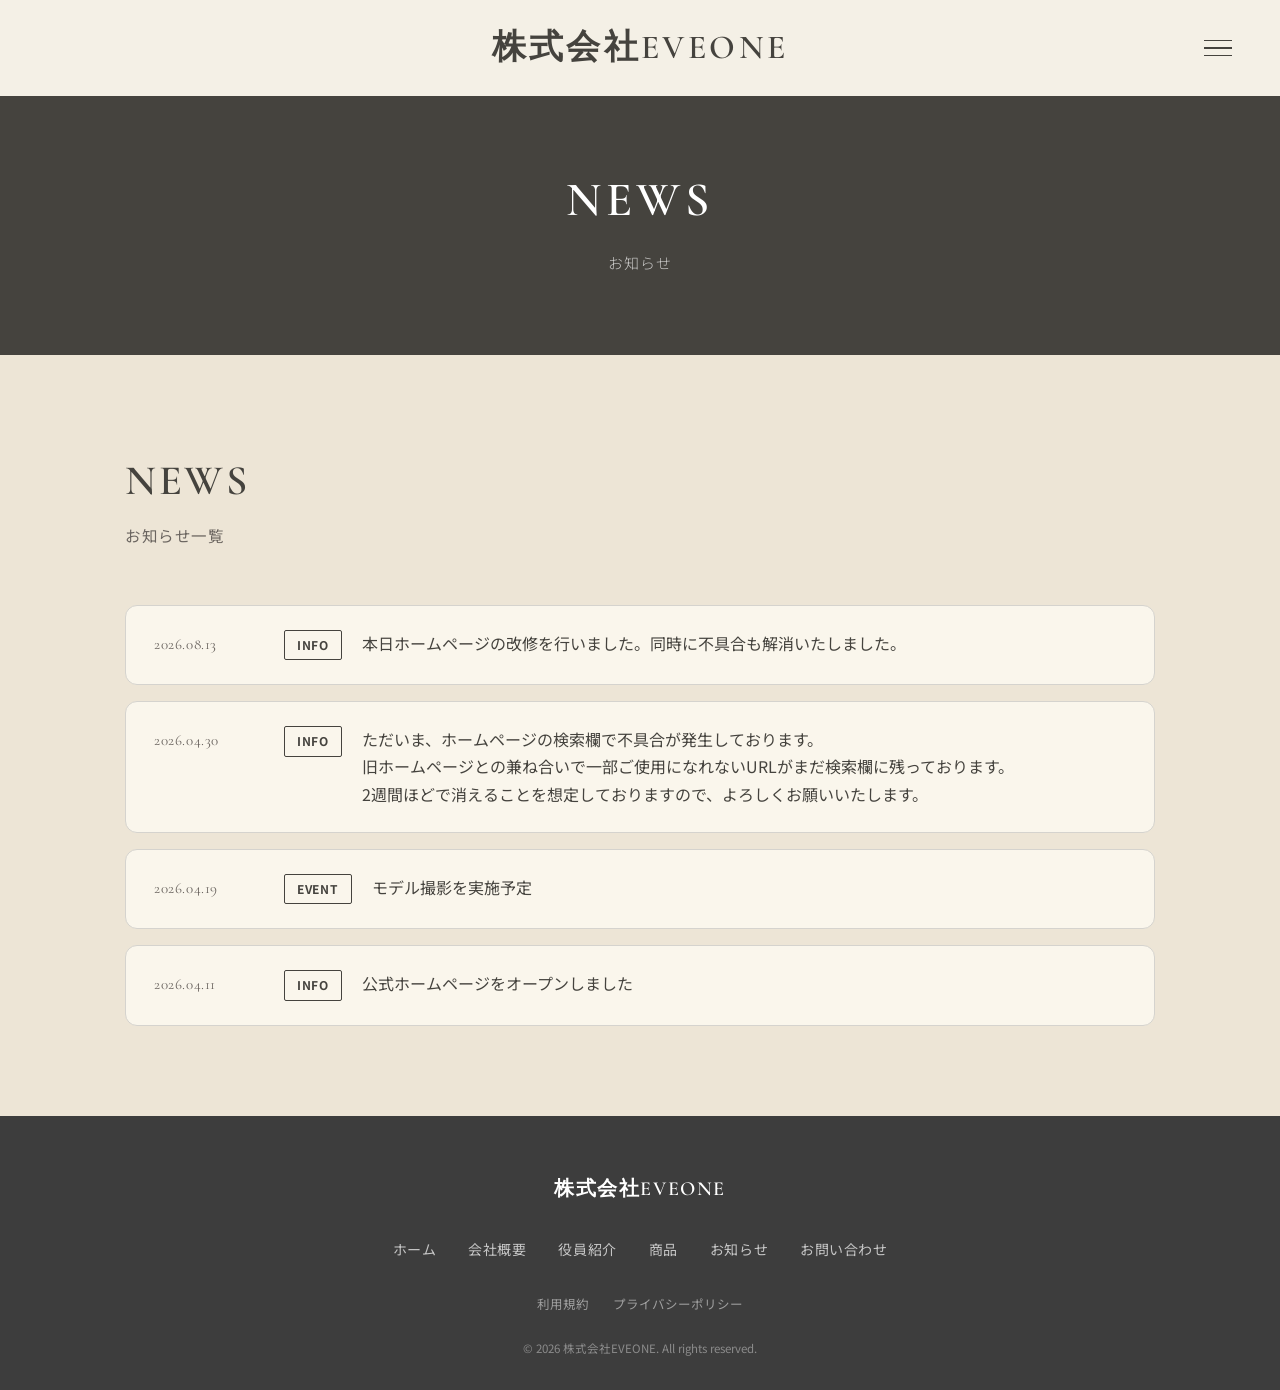
<file: news.html>
<!--
  ============================================================
  株式会社EVEONE お知らせページ
  ============================================================
  ■ 目的：お知らせ一覧を掲載
  ■ 構成：ページヒーロー → NEWS一覧
  ============================================================
-->
<!DOCTYPE html>
<html lang="ja">
<head>
  <meta charset="UTF-8" />
  <meta name="viewport" content="width=device-width, initial-scale=1.0" />
  <title>お知らせ｜株式会社EVEONE</title>
  <meta name="description" content="株式会社EVEONEからのお知らせ・イベント情報の一覧です。" />
  <meta property="og:site_name" content="株式会社EVEONE" />
  <meta property="og:title" content="お知らせ｜株式会社EVEONE" />
  <meta property="og:description" content="株式会社EVEONEからのお知らせ・イベント情報の一覧です。" />
  <meta property="og:type" content="website" />
  <meta name="twitter:card" content="summary" />
  <meta name="twitter:title" content="お知らせ｜株式会社EVEONE" />
  <meta name="twitter:description" content="株式会社EVEONEからのお知らせ・イベント情報の一覧です。" />
  <link rel="icon" href="favicon.ico" sizes="48x48" />
  <link rel="icon" type="image/png" sizes="48x48" href="assets/images/favicon-48.png" />
  <link rel="icon" type="image/png" sizes="192x192" href="assets/images/favicon-192.png" />
  <link rel="apple-touch-icon" sizes="180x180" href="assets/images/apple-touch-icon.png" />
  <script type="application/ld+json">
    {
      "@context": "https://schema.org",
      "@graph": [
        {
          "@type": "Organization",
          "name": "株式会社EVEONE",
          "alternateName": "EVEONE",
          "url": "https://eveone.base.shop/",
          "logo": "https://client-c.pages.dev/assets/images/favicon-192.png",
          "sameAs": [
            "https://www.instagram.com/eveone_official/",
            "https://lin.ee/yaQwguZ"
          ],
          "description": "株式会社EVEONEからのお知らせ・イベント情報の一覧です。"
        },
        {
          "@type": "WebSite",
          "name": "株式会社EVEONE",
          "url": "https://eveone.base.shop/"
        }
      ]
    }
  </script>
  <link rel="preconnect" href="https://fonts.googleapis.com" />
  <link rel="preconnect" href="https://fonts.gstatic.com" crossorigin />
  <link href="https://fonts.googleapis.com/css2?family=Cormorant+Garamond:wght@400;500;600;700&family=Noto+Sans+JP:wght@300;400;500;700&display=swap" rel="stylesheet" />
  <link rel="stylesheet" href="assets/css/style.css" />
  <link rel="stylesheet" href="assets/css/pages.css" />
</head>
<body>

  <!-- ヘッダー -->
  <header id="header">
    <div class="header-wrap">
      <a href="index.html" class="header-logo" aria-label="株式会社EVEONE トップへ">
        <span class="logo-text">株式会社EVEONE</span>
      </a>
      <button class="menu-toggle" id="menuToggle" aria-label="メニューを開く" aria-expanded="false">
        <span class="menu-bar"></span>
        <span class="menu-bar"></span>
        <span class="menu-bar"></span>
      </button>
    </div>
  </header>

  <nav class="fullscreen-nav" id="fullscreenNav" aria-hidden="true">
    <button class="nav-close" type="button" aria-label="メニューを閉じる">×</button>
    <ul class="nav-list">
      <li><a href="index.html" class="nav-link">ホーム</a></li>
      <li><a href="business.html" class="nav-link">会社概要</a></li>
      <li><a href="officers.html" class="nav-link">役員紹介</a></li>
      <li><a href="products.html" class="nav-link">商品</a></li>
      <li><a href="news.html" class="nav-link">お知らせ</a></li>
      <li><a href="contact.html" class="nav-link">お問い合わせ</a></li>
    </ul>
  </nav>

  <!-- ページヒーロー -->
  <section class="page-hero">
    <div class="page-hero-inner">
      <h1 class="page-hero-heading">
        <span class="page-hero-title">NEWS</span>
        <span class="page-hero-sub">お知らせ</span>
      </h1>
    </div>
  </section>

  <!-- お知らせ一覧 -->
  <section class="section section-muted">
    <div class="container">
      <div class="section-header">
        <h2 class="section-heading">
          <span class="section-title-en">NEWS</span>
          <span class="section-title-ja">お知らせ一覧</span>
        </h2>
      </div>
      <ul class="news-list reveal">
        <li class="news-item">
          <time class="news-date" datetime="2026-08-13">2026.08.13</time>
          <span class="news-tag">INFO</span>
          <h3 class="news-title">本日ホームページの改修を行いました。同時に不具合も解消いたしました。</h3>
        </li>
        <li class="news-item">
          <time class="news-date" datetime="2026-04-30">2026.04.30</time>
          <span class="news-tag">INFO</span>
          <h3 class="news-title">ただいま、ホームページの検索欄で不具合が発生しております。<br>旧ホームページとの兼ね合いで一部ご使用になれないURLがまだ検索欄に残っております。<br>2週間ほどで消えることを想定しておりますので、よろしくお願いいたします。</h3>
        </li>
        <li class="news-item">
          <time class="news-date" datetime="2026-04-19">2026.04.19</time>
          <span class="news-tag">EVENT</span>
          <h3 class="news-title">モデル撮影を実施予定</h3>
        </li>
        <li class="news-item">
          <time class="news-date" datetime="2026-04-11">2026.04.11</time>
          <span class="news-tag">INFO</span>
          <h3 class="news-title">公式ホームページをオープンしました</h3>
        </li>
      </ul>
    </div>
  </section>

  <!-- フッター -->
  <footer id="footer">
    <div class="footer-inner">
      <div class="footer-brand">
        <span class="footer-logo">株式会社EVEONE</span>
      </div>
      <nav class="footer-nav">
        <a href="index.html">ホーム</a>
        <a href="business.html">会社概要</a>
        <a href="officers.html">役員紹介</a>
        <a href="products.html">商品</a>
        <a href="news.html">お知らせ</a>
        <a href="contact.html">お問い合わせ</a>
      </nav>
      <div class="footer-legal">
        <a href="#">利用規約</a>
        <a href="#">プライバシーポリシー</a>
      </div>
      <p class="footer-copy">&copy; 2026 株式会社EVEONE. All rights reserved.</p>
    </div>
    <button class="page-top" id="pageTop" aria-label="ページトップへ">↑</button>
  </footer>

  <script src="assets/js/main.js"></script>
</body>
</html>
</file>
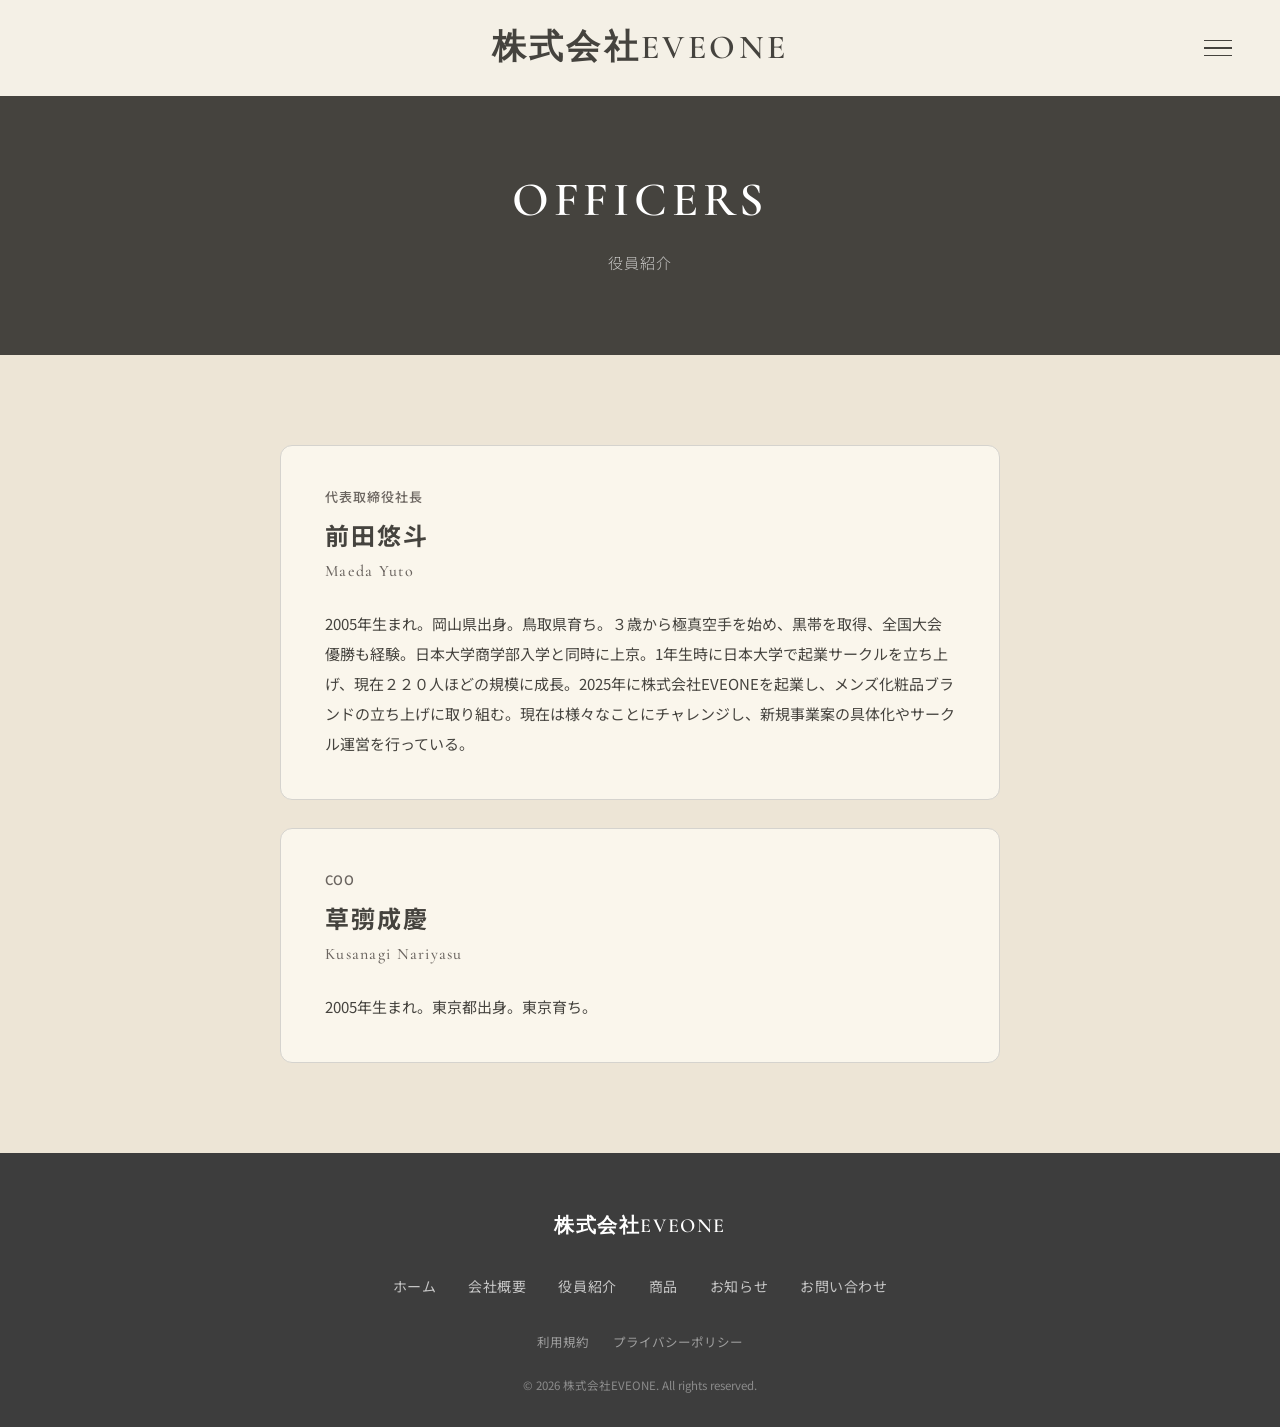
<file: officers.html>
<!--
  ============================================================
  株式会社EVEONE 役員紹介ページ
  ============================================================
  ■ 目的：役員プロフィールの掲載
  ============================================================
-->
<!DOCTYPE html>
<html lang="ja">
<head>
  <meta charset="UTF-8" />
  <meta name="viewport" content="width=device-width, initial-scale=1.0" />
  <title>役員紹介｜株式会社EVEONE</title>
  <meta name="description" content="株式会社EVEONEの役員紹介。代表取締役社長 前田悠斗、COO 草彅成慶のプロフィールをご案内します。" />
  <meta property="og:site_name" content="株式会社EVEONE" />
  <meta property="og:title" content="役員紹介｜株式会社EVEONE" />
  <meta property="og:description" content="株式会社EVEONEの役員紹介。代表取締役社長 前田悠斗、COO 草彅成慶のプロフィールをご案内します。" />
  <meta property="og:type" content="website" />
  <meta name="twitter:card" content="summary" />
  <meta name="twitter:title" content="役員紹介｜株式会社EVEONE" />
  <meta name="twitter:description" content="株式会社EVEONEの役員紹介。代表取締役社長 前田悠斗、COO 草彅成慶のプロフィールをご案内します。" />
  <link rel="icon" href="favicon.ico" sizes="48x48" />
  <link rel="icon" type="image/png" sizes="48x48" href="assets/images/favicon-48.png" />
  <link rel="icon" type="image/png" sizes="192x192" href="assets/images/favicon-192.png" />
  <link rel="apple-touch-icon" sizes="180x180" href="assets/images/apple-touch-icon.png" />
  <link rel="preconnect" href="https://fonts.googleapis.com" />
  <link rel="preconnect" href="https://fonts.gstatic.com" crossorigin />
  <link href="https://fonts.googleapis.com/css2?family=Cormorant+Garamond:wght@400;500;600;700&family=Noto+Sans+JP:wght@300;400;500;700&display=swap" rel="stylesheet" />
  <link rel="stylesheet" href="assets/css/style.css" />
  <link rel="stylesheet" href="assets/css/pages.css" />
</head>
<body>

  <!-- ヘッダー -->
  <header id="header">
    <div class="header-wrap">
      <a href="index.html" class="header-logo" aria-label="株式会社EVEONE トップへ">
        <span class="logo-text">株式会社EVEONE</span>
      </a>
      <button class="menu-toggle" id="menuToggle" aria-label="メニューを開く" aria-expanded="false">
        <span class="menu-bar"></span>
        <span class="menu-bar"></span>
        <span class="menu-bar"></span>
      </button>
    </div>
  </header>

  <nav class="fullscreen-nav" id="fullscreenNav" aria-hidden="true">
    <button class="nav-close" type="button" aria-label="メニューを閉じる">×</button>
    <ul class="nav-list">
      <li><a href="index.html" class="nav-link">ホーム</a></li>
      <li><a href="business.html" class="nav-link">会社概要</a></li>
      <li><a href="officers.html" class="nav-link">役員紹介</a></li>
      <li><a href="products.html" class="nav-link">商品</a></li>
      <li><a href="news.html" class="nav-link">お知らせ</a></li>
      <li><a href="contact.html" class="nav-link">お問い合わせ</a></li>
    </ul>
  </nav>

  <!-- ページヒーロー -->
  <section class="page-hero">
    <div class="page-hero-inner">
      <h1 class="page-hero-heading">
        <span class="page-hero-title">OFFICERS</span>
        <span class="page-hero-sub">役員紹介</span>
      </h1>
    </div>
  </section>

  <!-- 代表取締役社長 -->
  <section class="section section-muted">
    <div class="container">
      <div class="officers-content reveal" aria-label="役員一覧">
        <article class="officer-card" aria-label="代表取締役社長">
          <p class="officer-role">代表取締役社長</p>
          <h2 class="officer-name">前田悠斗</h2>
          <p class="officer-name-en">Maeda Yuto</p>
          <p class="officer-bio">
            2005年生まれ。岡山県出身。鳥取県育ち。３歳から極真空手を始め、黒帯を取得、全国大会優勝も経験。日本大学商学部入学と同時に上京。1年生時に日本大学で起業サークルを立ち上げ、現在２２０人ほどの規模に成長。2025年に株式会社EVEONEを起業し、メンズ化粧品ブランドの立ち上げに取り組む。現在は様々なことにチャレンジし、新規事業案の具体化やサークル運営を行っている。
          </p>
        </article>
        <article class="officer-card" aria-label="COO">
          <p class="officer-role">COO</p>
          <h2 class="officer-name">草彅成慶</h2>
          <p class="officer-name-en">Kusanagi Nariyasu</p>
          <p class="officer-bio">
            2005年生まれ。東京都出身。東京育ち。
          </p>
        </article>
      </div>
    </div>
  </section>

  <!-- フッター -->
  <footer id="footer">
    <div class="footer-inner">
      <div class="footer-brand">
        <span class="footer-logo">株式会社EVEONE</span>
      </div>
      <nav class="footer-nav">
        <a href="index.html">ホーム</a>
        <a href="business.html">会社概要</a>
        <a href="officers.html">役員紹介</a>
        <a href="products.html">商品</a>
        <a href="news.html">お知らせ</a>
        <a href="contact.html">お問い合わせ</a>
      </nav>
      <div class="footer-legal">
        <a href="#">利用規約</a>
        <a href="#">プライバシーポリシー</a>
      </div>
      <p class="footer-copy">&copy; 2026 株式会社EVEONE. All rights reserved.</p>
    </div>
    <button class="page-top" id="pageTop" aria-label="ページトップへ">↑</button>
  </footer>

  <script src="assets/js/main.js"></script>
</body>
</html>
</file>
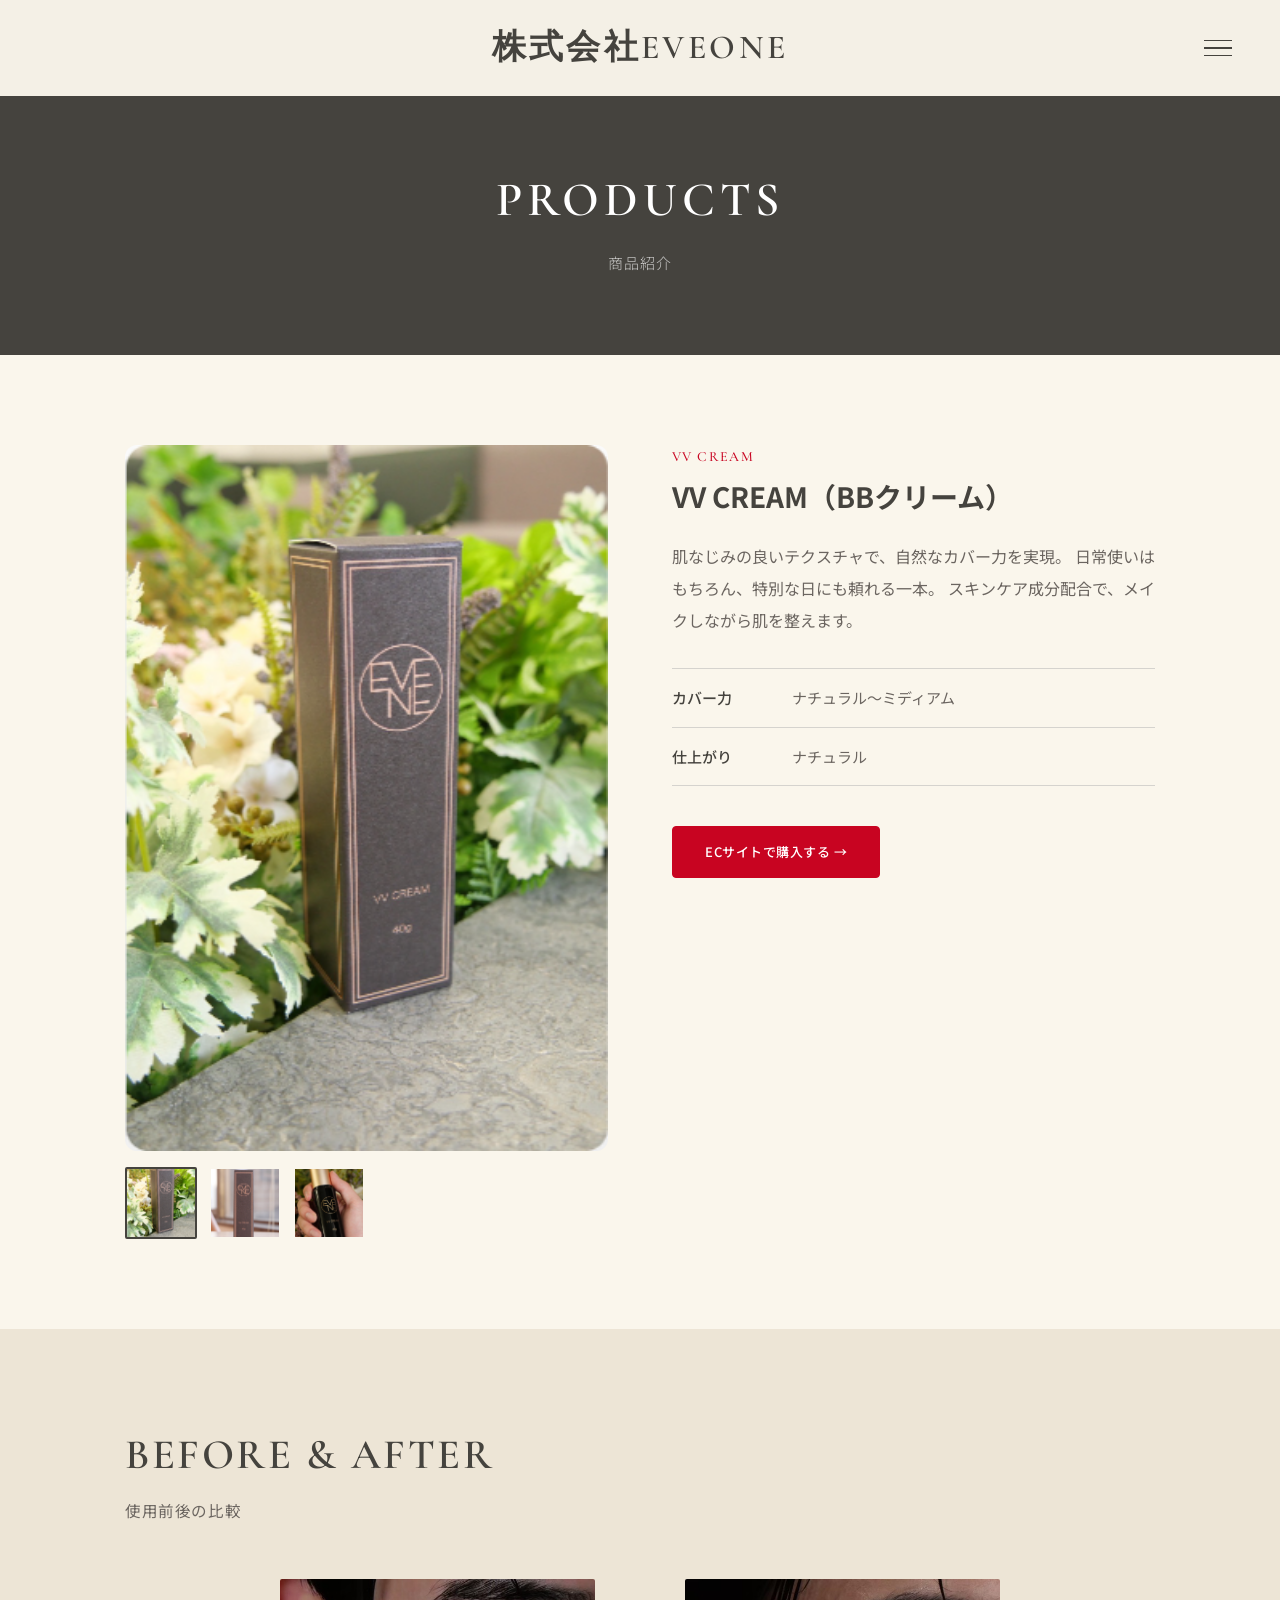
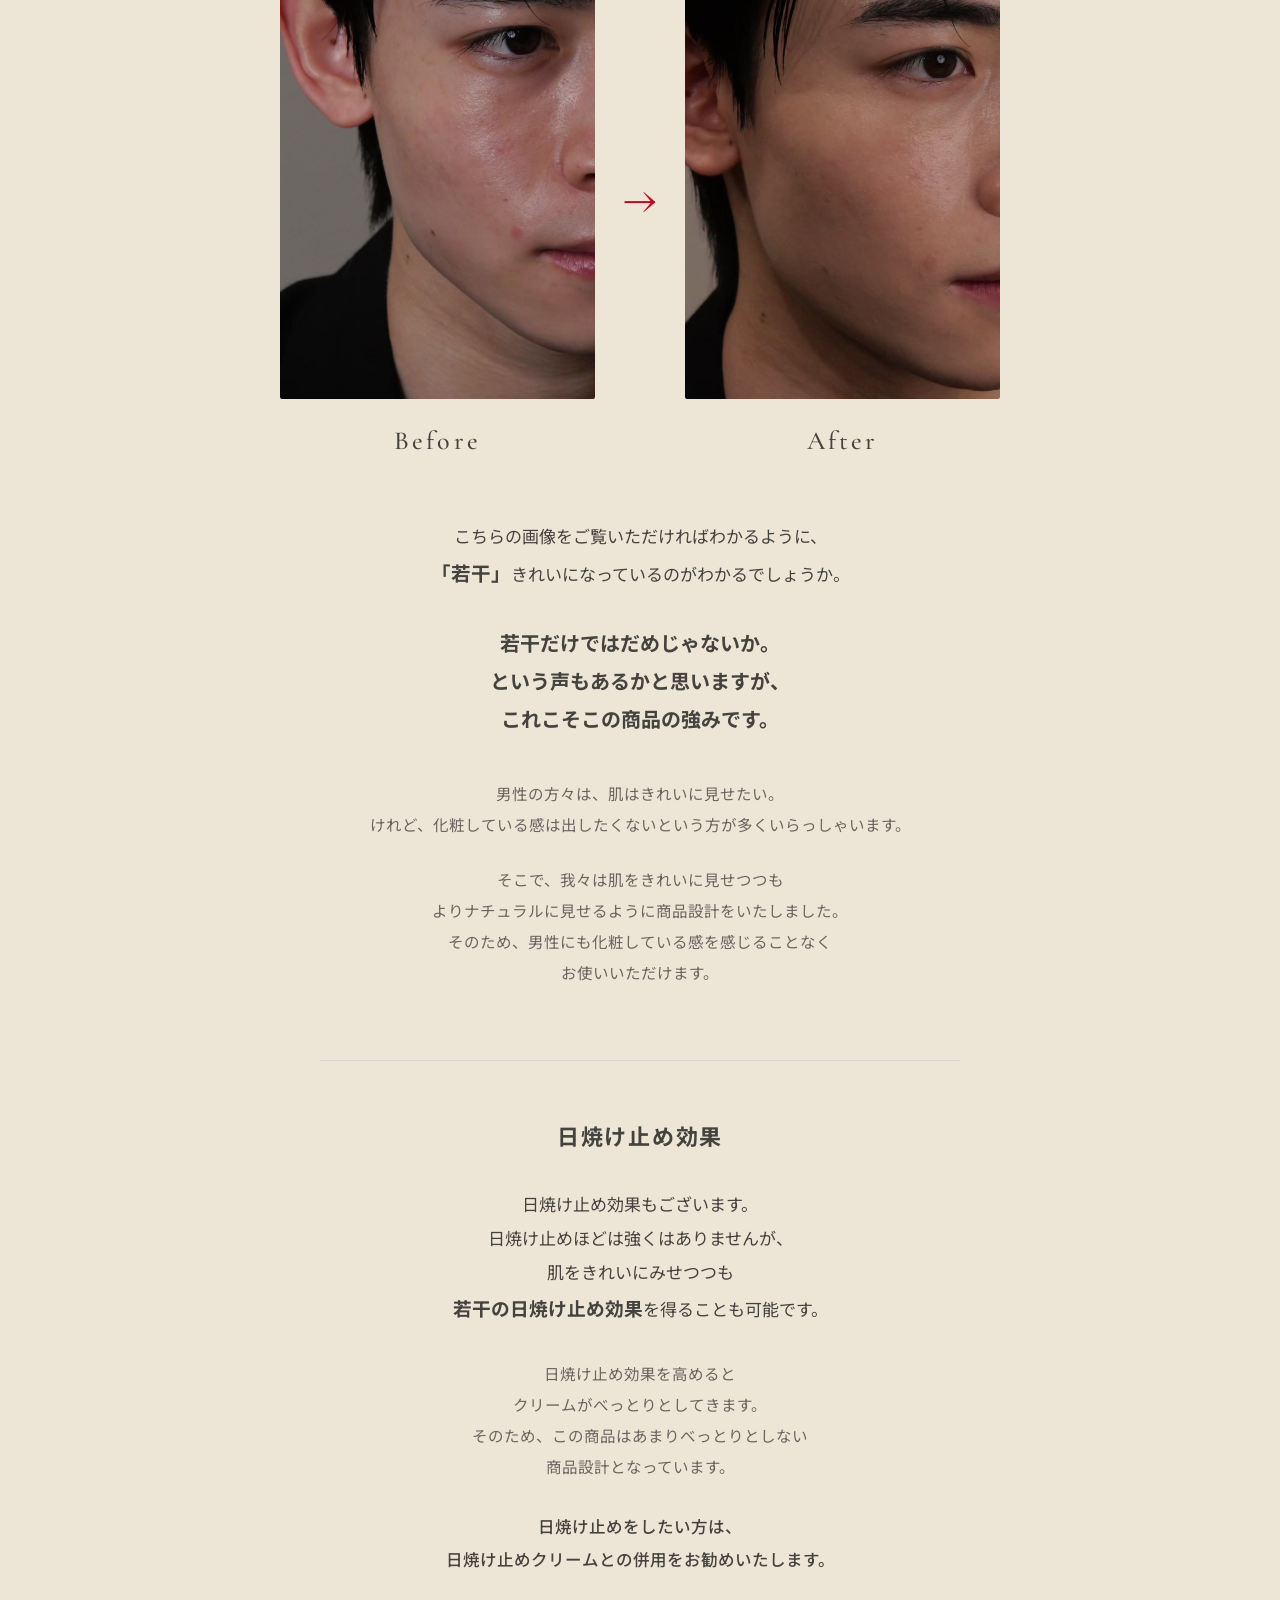
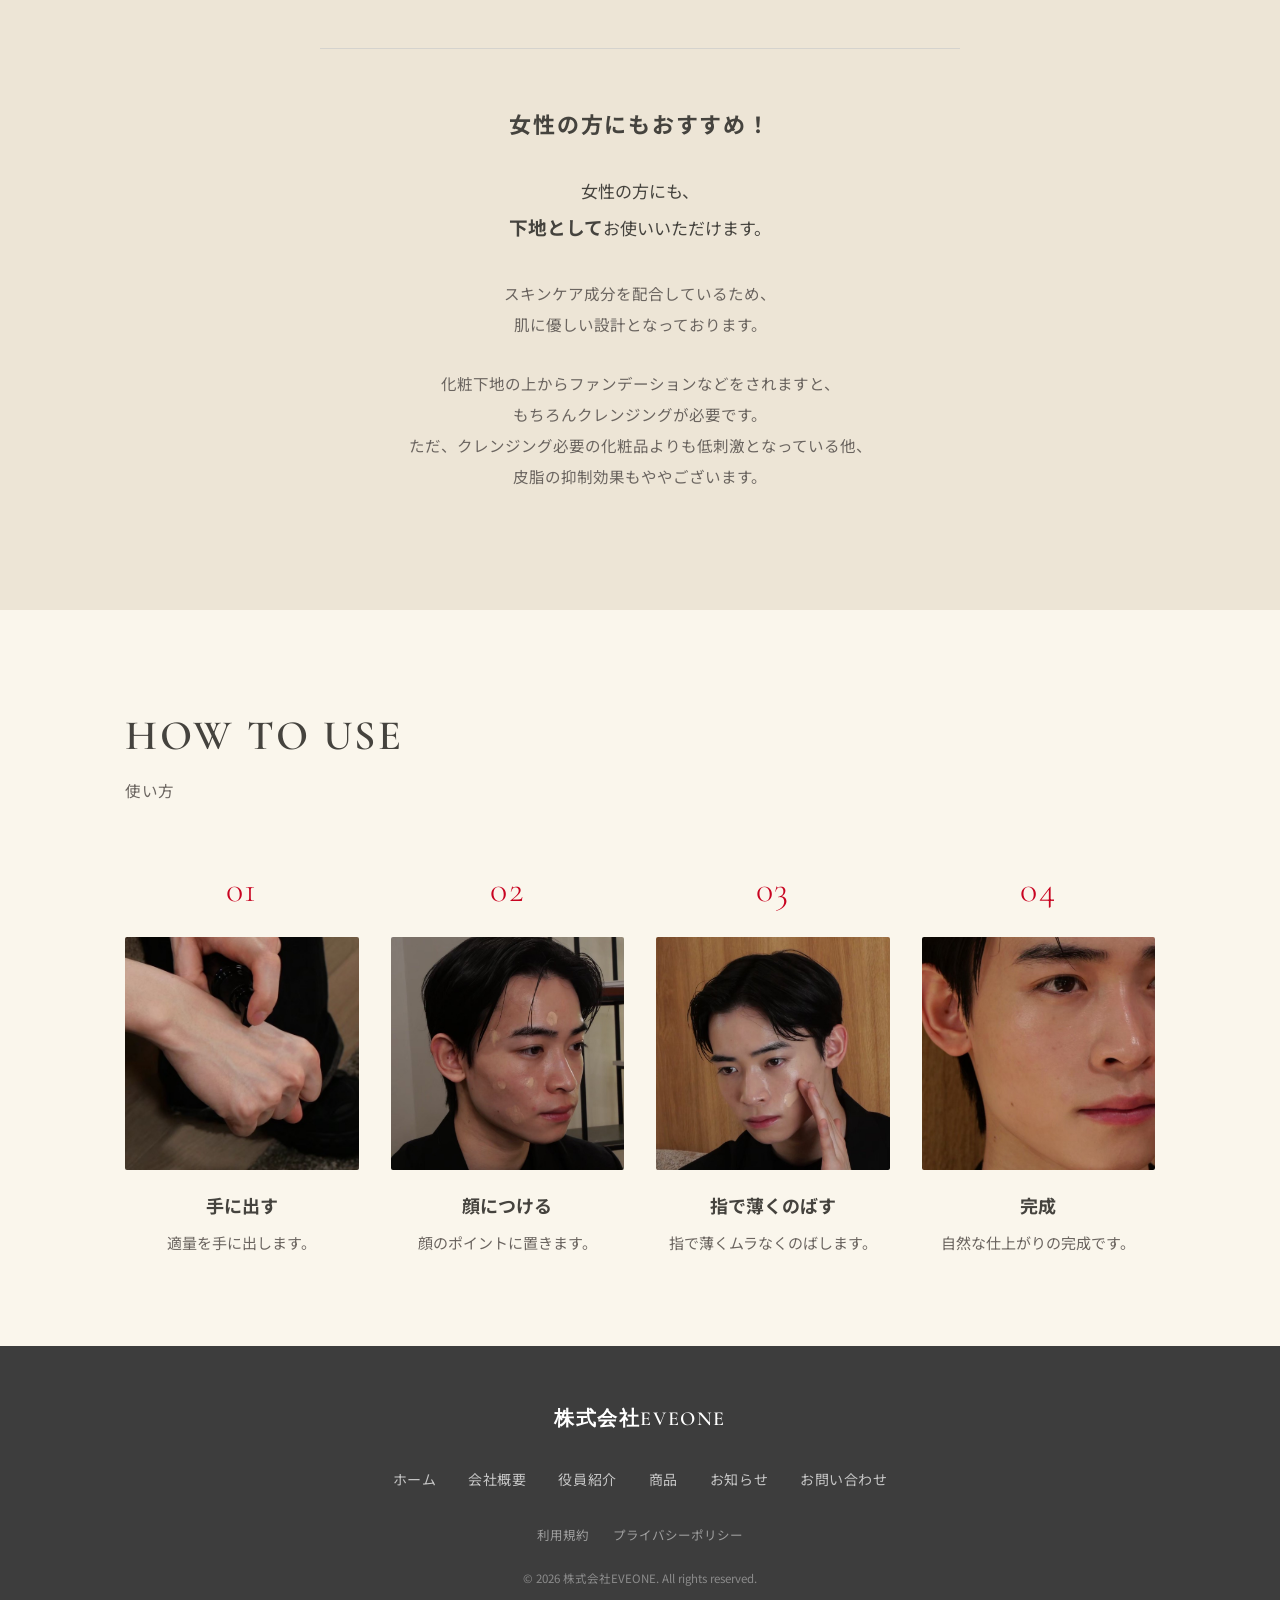
<file: products.html>
<!--
  ============================================================
  株式会社EVEONE 商品紹介ページ
  ============================================================
  ■ 目的：VV CREAMの詳細情報・使い方を紹介し、ECサイトへ誘導
  ■ 構成：商品詳細（画像切替＋スペック）→ 使用前後比較 → 使い方（HOW TO USE 3ステップ）
  ■ 編集：
    - ECサイトURL：「ECサイトで購入する」ボタンの href="#" を差し替え
    - 商品追加：このページを複製して新商品ページを作成可能
    - サムネイル：data-src属性の画像パスを変更で差し替え
  ============================================================
-->
<!DOCTYPE html>
<html lang="ja">
<head>
  <meta charset="UTF-8" />
  <meta name="viewport" content="width=device-width, initial-scale=1.0" />
  <title>VV CREAM（BBクリーム）｜商品紹介｜株式会社EVEONE</title>
  <meta name="description" content="株式会社EVEONEのVV CREAM（BBクリーム）。自然なカバー力、日焼け止め効果、使い方をご紹介します。" />
  <meta property="og:site_name" content="株式会社EVEONE" />
  <meta property="og:title" content="VV CREAM（BBクリーム）｜商品紹介｜株式会社EVEONE" />
  <meta property="og:description" content="株式会社EVEONEのVV CREAM（BBクリーム）。自然なカバー力、日焼け止め効果、使い方をご紹介します。" />
  <meta property="og:type" content="website" />
  <meta name="twitter:card" content="summary" />
  <meta name="twitter:title" content="VV CREAM（BBクリーム）｜商品紹介｜株式会社EVEONE" />
  <meta name="twitter:description" content="株式会社EVEONEのVV CREAM（BBクリーム）。自然なカバー力、日焼け止め効果、使い方をご紹介します。" />
  <link rel="icon" href="favicon.ico" sizes="48x48" />
  <link rel="icon" type="image/png" sizes="48x48" href="assets/images/favicon-48.png" />
  <link rel="icon" type="image/png" sizes="192x192" href="assets/images/favicon-192.png" />
  <link rel="apple-touch-icon" sizes="180x180" href="assets/images/apple-touch-icon.png" />
  <script type="application/ld+json">
    {
      "@context": "https://schema.org",
      "@graph": [
        {
          "@type": "Organization",
          "name": "株式会社EVEONE",
          "alternateName": "EVEONE",
          "url": "https://eveone.base.shop/",
          "logo": "https://client-c.pages.dev/assets/images/favicon-192.png",
          "sameAs": [
            "https://www.instagram.com/eveone_official/",
            "https://lin.ee/yaQwguZ"
          ],
          "description": "株式会社EVEONEのVV CREAM（BBクリーム）。自然なカバー力、日焼け止め効果、使い方をご紹介します。"
        },
        {
          "@type": "WebSite",
          "name": "株式会社EVEONE",
          "url": "https://eveone.base.shop/"
        }
      ]
    }
  </script>
  <link rel="preconnect" href="https://fonts.googleapis.com" />
  <link rel="preconnect" href="https://fonts.gstatic.com" crossorigin />
  <link href="https://fonts.googleapis.com/css2?family=Cormorant+Garamond:wght@400;500;600;700&family=Noto+Sans+JP:wght@300;400;500;700&display=swap" rel="stylesheet" />
  <link rel="stylesheet" href="assets/css/style.css" />
  <link rel="stylesheet" href="assets/css/pages.css" />
</head>
<body>

  <!-- ヘッダー -->
  <header id="header">
    <div class="header-wrap">
      <a href="index.html" class="header-logo" aria-label="株式会社EVEONE トップへ">
        <span class="logo-text">株式会社EVEONE</span>
      </a>
      <button class="menu-toggle" id="menuToggle" aria-label="メニューを開く" aria-expanded="false">
        <span class="menu-bar"></span>
        <span class="menu-bar"></span>
        <span class="menu-bar"></span>
      </button>
    </div>
  </header>

  <nav class="fullscreen-nav" id="fullscreenNav" aria-hidden="true">
    <button class="nav-close" type="button" aria-label="メニューを閉じる">×</button>
    <ul class="nav-list">
      <li><a href="index.html" class="nav-link">ホーム</a></li>
      <li><a href="business.html" class="nav-link">会社概要</a></li>
      <li><a href="officers.html" class="nav-link">役員紹介</a></li>
      <li><a href="products.html" class="nav-link">商品</a></li>
      <li><a href="news.html" class="nav-link">お知らせ</a></li>
      <li><a href="contact.html" class="nav-link">お問い合わせ</a></li>
    </ul>
  </nav>

  <!-- ページヒーロー -->
  <section class="page-hero">
    <div class="page-hero-inner">
      <h1 class="page-hero-heading">
        <span class="page-hero-title">PRODUCTS</span>
        <span class="page-hero-sub">商品紹介</span>
      </h1>
    </div>
  </section>

  <!-- 商品メイン -->
  <section class="section">
    <div class="container">
      <div class="product-detail reveal">
        <div class="product-detail-gallery">
          <div class="product-main-image">
            <img src="assets/images/vv-cream-product-01.png" alt="EVENE VV CREAM 商品パッケージ" loading="lazy" id="productMainImg" />
          </div>
          <div class="product-thumbnails">
            <button class="product-thumb active" data-src="assets/images/vv-cream-product-01.png">
              <img src="assets/images/vv-cream-product-01.png" alt="VV CREAM 商品パッケージ" />
            </button>
            <button class="product-thumb" data-src="assets/images/LINE_ALBUM_20260314_260411_43.jpg">
              <img src="assets/images/LINE_ALBUM_20260314_260411_43.jpg" alt="パッケージ箱正面" />
            </button>
            <button class="product-thumb" data-src="assets/images/LINE_ALBUM_20260314_260411_22.jpg">
              <img src="assets/images/LINE_ALBUM_20260314_260411_22.jpg" alt="ボトル質感クローズアップ" />
            </button>
          </div>
        </div>
        <div class="product-detail-info">
          <p class="product-category">VV CREAM</p>
          <h2 class="product-detail-name">VV CREAM（BBクリーム）</h2>
          <p class="product-detail-desc">
            肌なじみの良いテクスチャで、自然なカバー力を実現。
            日常使いはもちろん、特別な日にも頼れる一本。
            スキンケア成分配合で、メイクしながら肌を整えます。
          </p>
          <div class="product-features">
            <div class="feature-item">
              <span class="feature-label">カバー力</span>
              <span class="feature-value">ナチュラル〜ミディアム</span>
            </div>
            <div class="feature-item">
              <span class="feature-label">仕上がり</span>
              <span class="feature-value">ナチュラル</span>
            </div>
          </div>
          <a href="https://eveone.base.shop/" class="btn btn-filled" target="_blank" rel="noopener noreferrer">ECサイトで購入する →</a>
        </div>
      </div>
    </div>
  </section>

  <!-- 使用前後の比較 -->
  <section class="section section-muted">
    <div class="container">
      <div class="section-header">
        <h2 class="section-heading">
          <span class="section-title-en">BEFORE &amp; AFTER</span>
          <span class="section-title-ja">使用前後の比較</span>
        </h2>
      </div>
      <div class="before-after reveal" aria-label="Before and After">
        <figure class="before-after-item">
          <div class="before-after-img">
            <img src="assets/images/IMG_6626.png" alt="VV CREAM 使用前" loading="lazy" />
          </div>
          <figcaption class="before-after-label">Before</figcaption>
        </figure>
        <div class="before-after-arrow" aria-hidden="true">→</div>
        <figure class="before-after-item">
          <div class="before-after-img">
            <img src="assets/images/IMG_6627.png" alt="VV CREAM 使用後" loading="lazy" />
          </div>
          <figcaption class="before-after-label">After</figcaption>
        </figure>
      </div>
      <div class="before-after-copy reveal">
        <p class="before-after-lead">
          こちらの画像をご覧いただければわかるように、<br />
          <em>「若干」</em>きれいになっているのがわかるでしょうか。
        </p>
        <p class="before-after-emphasis">
          若干だけではだめじゃないか。<br />
          という声もあるかと思いますが、<br />
          これこそこの商品の強みです。
        </p>
        <p class="before-after-body">
          男性の方々は、肌はきれいに見せたい。<br />
          けれど、化粧している感は出したくないという方が多くいらっしゃいます。
        </p>
        <p class="before-after-body">
          そこで、我々は肌をきれいに見せつつも<br />
          よりナチュラルに見せるように商品設計をいたしました。<br />
          そのため、男性にも化粧している感を感じることなく<br />
          お使いいただけます。
        </p>
      </div>
      <div class="product-feature-block reveal">
        <h3 class="product-feature-heading">日焼け止め効果</h3>
        <p class="product-feature-lead">
          日焼け止め効果もございます。<br />
          日焼け止めほどは強くはありませんが、<br />
          肌をきれいにみせつつも<br />
          <em>若干の日焼け止め効果</em>を得ることも可能です。
        </p>
        <p class="product-feature-body">
          日焼け止め効果を高めると<br />
          クリームがべっとりとしてきます。<br />
          そのため、この商品はあまりべっとりとしない<br />
          商品設計となっています。
        </p>
        <p class="product-feature-note">
          日焼け止めをしたい方は、<br />
          日焼け止めクリームとの併用をお勧めいたします。
        </p>
      </div>
      <div class="product-feature-block reveal">
        <h3 class="product-feature-heading">女性の方にもおすすめ！</h3>
        <p class="product-feature-lead">
          女性の方にも、<br />
          <em>下地として</em>お使いいただけます。
        </p>
        <p class="product-feature-body">
          スキンケア成分を配合しているため、<br />
          肌に優しい設計となっております。
        </p>
        <p class="product-feature-body">
          化粧下地の上からファンデーションなどをされますと、<br />
          もちろんクレンジングが必要です。<br />
          ただ、クレンジング必要の化粧品よりも低刺激となっている他、<br />
          皮脂の抑制効果もややございます。
        </p>
      </div>
    </div>
  </section>

  <!-- 使い方 -->
  <section class="section">
    <div class="container">
      <div class="section-header">
        <h2 class="section-heading">
          <span class="section-title-en">HOW TO USE</span>
          <span class="section-title-ja">使い方</span>
        </h2>
      </div>
      <div class="howto-steps reveal">
        <div class="howto-step">
          <div class="howto-number">01</div>
          <div class="howto-img-wrap">
            <img src="assets/images/howto-01.png" alt="STEP 1 — 手に出す" loading="lazy" />
          </div>
          <h3 class="howto-title">手に出す</h3>
          <p class="howto-desc">適量を手に出します。</p>
        </div>
        <div class="howto-step">
          <div class="howto-number">02</div>
          <div class="howto-img-wrap">
            <img src="assets/images/howto-02.png" alt="STEP 2 — 顔につける" loading="lazy" />
          </div>
          <h3 class="howto-title">顔につける</h3>
          <p class="howto-desc">顔のポイントに置きます。</p>
        </div>
        <div class="howto-step">
          <div class="howto-number">03</div>
          <div class="howto-img-wrap">
            <img src="assets/images/howto-03.png" alt="STEP 3 — 指で薄くのばす" loading="lazy" />
          </div>
          <h3 class="howto-title">指で薄くのばす</h3>
          <p class="howto-desc">指で薄くムラなくのばします。</p>
        </div>
        <div class="howto-step">
          <div class="howto-number">04</div>
          <div class="howto-img-wrap">
            <img src="assets/images/howto-04.png" alt="STEP 4 — 完成" loading="lazy" />
          </div>
          <h3 class="howto-title">完成</h3>
          <p class="howto-desc">自然な仕上がりの完成です。</p>
        </div>
      </div>
    </div>
  </section>

  <!-- フッター -->
  <footer id="footer">
    <div class="footer-inner">
      <div class="footer-brand">
        <span class="footer-logo">株式会社EVEONE</span>
      </div>
      <nav class="footer-nav">
        <a href="index.html">ホーム</a>
        <a href="business.html">会社概要</a>
        <a href="officers.html">役員紹介</a>
        <a href="products.html">商品</a>
        <a href="news.html">お知らせ</a>
        <a href="contact.html">お問い合わせ</a>
      </nav>
      <div class="footer-legal">
        <a href="#">利用規約</a>
        <a href="#">プライバシーポリシー</a>
      </div>
      <p class="footer-copy">&copy; 2026 株式会社EVEONE. All rights reserved.</p>
    </div>
    <button class="page-top" id="pageTop" aria-label="ページトップへ">↑</button>
  </footer>

  <script src="assets/js/main.js"></script>
  <script>
    // Product thumbnail switcher
    document.querySelectorAll('.product-thumb').forEach(thumb => {
      thumb.addEventListener('click', () => {
        const mainImg = document.getElementById('productMainImg');
        mainImg.src = thumb.dataset.src;
        document.querySelectorAll('.product-thumb').forEach(t => t.classList.remove('active'));
        thumb.classList.add('active');
      });
    });
  </script>
</body>
</html>
</file>
<file: assets/css/style.css>
/* ===================================================
   MAEDA COSMETICS — 資生堂風 高級感デザイン
   =================================================== */

/* --- CSS Variables --- */
:root {
  --color-text: #45433E;
  --color-text-light: #6B6560;
  --color-bg: #FAF6EC;
  --color-bg-muted: #EDE5D6;
  --color-accent: #C80421;
  --color-accent-hover: #D0576A;
  --color-footer-bg: #3D3D3D;
  --color-footer-text: #FFFFFF;
  --color-border: #45433E;
  --color-border-light: #D5D3CE;
  --font-en: 'Cormorant Garamond', 'Times New Roman', serif;
  --font-ja: 'Noto Sans JP', 'Hiragino Kaku Gothic ProN', 'Yu Gothic', sans-serif;
  --max-width: 1110px;
  --header-height: 96px;
  --header-height-small: 64px;
  --section-padding: 90px;
  --transition-base: 0.4s cubic-bezier(0, 0, 0.25, 1);
}

/* --- Reset --- */
*, *::before, *::after {
  box-sizing: border-box;
  margin: 0;
  padding: 0;
}

html {
  font-size: 62.5%;
  scroll-behavior: smooth;
}

body {
  font-family: var(--font-ja);
  font-size: 1.6rem;
  line-height: 1.7;
  color: var(--color-text);
  background: var(--color-bg);
  -webkit-font-smoothing: antialiased;
  -moz-osx-font-smoothing: grayscale;
}

/* トップページ：本文テキストを同比率で拡大（ボタンは除外） */
html.page-home {
  --home-text-scale: 1.25;
  font-size: calc(62.5% * var(--home-text-scale));
}

html.page-home .btn {
  font-size: calc(1.3rem / var(--home-text-scale));
}

html.page-home .btn.btn-sm {
  font-size: calc(1.2rem / var(--home-text-scale));
}

img {
  max-width: 100%;
  height: auto;
  display: block;
}

a {
  color: inherit;
  text-decoration: none;
  transition: color var(--transition-base), opacity var(--transition-base);
}

ul { list-style: none; }

/* --- Container --- */
.container {
  max-width: var(--max-width);
  margin: 0 auto;
  padding: 0 40px;
}

/* --- Section --- */
.section {
  padding: var(--section-padding) 0;
}

.section-muted {
  background: var(--color-bg-muted);
}

/* --- Section Header (英語大 + 日本語小) --- */
.section-header {
  margin-bottom: 56px;
}

.section-heading {
  font-size: unset;
  font-weight: inherit;
  font-family: inherit;
  line-height: inherit;
  color: inherit;
  letter-spacing: inherit;
}

.section-title-en {
  display: block;
  font-family: var(--font-en);
  font-size: 4.2rem;
  font-weight: 600;
  letter-spacing: 0.06em;
  color: var(--color-text);
  margin-bottom: 6px;
}

.section-title-ja {
  display: block;
  font-size: 1.55rem;
  font-weight: 400;
  color: var(--color-text-light);
  letter-spacing: 0.04em;
}

/* --- Buttons --- */
.btn {
  display: inline-flex;
  align-items: center;
  gap: 8px;
  font-family: var(--font-ja);
  font-size: 1.3rem;
  font-weight: 500;
  letter-spacing: 0.04em;
  padding: 14px 32px;
  border-radius: 4px;
  border: 1px solid var(--color-border);
  background: transparent;
  color: var(--color-text);
  cursor: pointer;
  transition: all var(--transition-base);
  text-decoration: none;
  min-width: 200px;
  justify-content: center;
}

.btn-outline:hover {
  background: var(--color-text);
  color: var(--color-bg);
}

.btn-outline-white {
  border-color: rgba(255,255,255,0.8);
  color: #fff;
  background: transparent;
}

.btn-outline-white:hover {
  background: #fff;
  color: var(--color-text);
}

.btn-filled {
  background: var(--color-accent);
  border-color: var(--color-accent);
  color: #fff;
}

.btn-filled:hover {
  opacity: 0.85;
}

.btn-sm {
  padding: 10px 24px;
  font-size: 1.2rem;
  min-width: auto;
}

/* ===== HEADER ===== */
#header {
  position: fixed;
  top: 0;
  left: 0;
  right: 0;
  z-index: 9999;
  background: color-mix(in srgb, var(--color-bg) 97%, transparent);
  backdrop-filter: blur(8px);
  transition: padding var(--transition-base), background var(--transition-base);
}

#header.scrolled {
  box-shadow: 0 1px 0 rgba(69, 67, 62, 0.08);
}

.header-wrap {
  position: relative;
  max-width: 1440px;
  margin: 0 auto;
  display: flex;
  align-items: center;
  justify-content: flex-end;
  padding: 0 40px;
  height: var(--header-height);
  transition: height var(--transition-base);
}

#header.scrolled .header-wrap {
  height: var(--header-height-small);
}

.header-logo {
  position: absolute;
  left: 50%;
  transform: translateX(-50%);
  display: flex;
  align-items: center;
  gap: 16px;
  text-decoration: none;
}

.logo-text {
  font-family: var(--font-en);
  font-size: 3.36rem;
  font-weight: 600;
  letter-spacing: 0.1em;
  color: var(--color-text);
  transition: font-size var(--transition-base);
  line-height: 1.2;
}

#header.scrolled .logo-text {
  font-size: 2.64rem;
}

/* Hamburger */
.menu-toggle {
  display: flex;
  flex-direction: column;
  gap: 6px;
  background: none;
  border: none;
  cursor: pointer;
  padding: 8px;
  z-index: 10001;
}

.menu-bar {
  display: block;
  width: 28px;
  height: 1.5px;
  background: var(--color-text);
  transition: all 0.3s ease;
}

.menu-toggle.active .menu-bar:nth-child(1) {
  transform: rotate(45deg) translate(5px, 5px);
}

.menu-toggle.active .menu-bar:nth-child(2) {
  opacity: 0;
}

.menu-toggle.active .menu-bar:nth-child(3) {
  transform: rotate(-45deg) translate(5px, -5px);
}

.menu-toggle.active .menu-bar {
  background: #fff;
}

/* Fullscreen Nav */
.fullscreen-nav {
  position: fixed;
  inset: 0;
  z-index: 10000;
  background: rgba(0,0,0,0.92);
  display: flex;
  align-items: center;
  justify-content: center;
  opacity: 0;
  visibility: hidden;
  transition: opacity 0.4s ease, visibility 0.4s ease;
}

.fullscreen-nav.open {
  opacity: 1;
  visibility: visible;
}

.nav-close {
  position: fixed;
  top: 24px;
  right: 24px;
  z-index: 10002;
  display: inline-flex;
  align-items: center;
  justify-content: center;
  width: 48px;
  height: 48px;
  padding: 0;
  border: 1px solid rgba(255,255,255,0.35);
  border-radius: 999px;
  background: transparent;
  color: #fff;
  font-size: 2.8rem;
  line-height: 1;
  cursor: pointer;
  opacity: 0.9;
  transition: opacity 0.25s ease, background 0.25s ease, border-color 0.25s ease;
}

.nav-close:hover {
  opacity: 1;
  background: rgba(255,255,255,0.12);
  border-color: rgba(255,255,255,0.6);
}

.nav-close:focus-visible {
  outline: 2px solid rgba(255,255,255,0.85);
  outline-offset: 3px;
}

.nav-list {
  text-align: center;
}

.nav-list li {
  margin-bottom: 32px;
}

.nav-link {
  font-family: var(--font-en);
  font-size: 3.2rem;
  font-weight: 400;
  letter-spacing: 0.1em;
  color: #fff;
  opacity: 0.85;
  transition: opacity 0.3s;
}

.nav-link:hover {
  opacity: 1;
}

/* ===== TOP FLOW (SoftBank-style) ===== */
.top-flow {
  padding-top: calc(var(--header-height) + 24px);
  padding-bottom: 24px;
  background: var(--color-bg);
  overflow: hidden;
}

.top-flow-marquee {
  width: 100%;
  overflow-x: auto;
  overflow-y: hidden;
  padding: 32px 0 40px;
  cursor: grab;
  touch-action: pan-x pan-y;
  -webkit-overflow-scrolling: touch;
  overscroll-behavior-x: contain;
  scrollbar-width: none;
}

.top-flow-marquee.is-dragging {
  cursor: grabbing;
  scroll-snap-type: none;
}

.top-flow-track {
  display: flex;
  width: max-content;
}

.top-flow-set {
  display: flex;
  align-items: center;
  gap: 20px;
  padding-right: 20px;
  flex-shrink: 0;
}

.top-flow-slide {
  flex: 0 0 auto;
  width: min(300px, 72vw);
  height: min(440px, 58vh);
  border-radius: 14px;
  overflow: hidden;
  box-shadow: 0 14px 40px rgba(0, 0, 0, 0.1);
  background: #fff;
  scroll-snap-align: center;
}

.top-flow-slide img {
  display: block;
  width: 100%;
  height: 100%;
  object-fit: cover;
  object-position: center center;
  -webkit-user-drag: none;
  user-select: none;
  pointer-events: none;
}

.top-flow-slide img[src*="top-flow-04"] {
  object-position: 55% 38%;
}

.top-flow-slide img[src*="260411_14"] {
  object-position: center 42%;
}

.top-flow-slide img[src*="top-flow-03"] {
  object-position: 42% 28%;
}

.top-flow-slide img[src*="260411_173"] {
  object-position: center 40%;
}

.top-flow-slide img[src*="top-flow-05"] {
  object-position: center 32%;
}

.top-flow-controls {
  display: flex;
  align-items: center;
  justify-content: center;
  margin-top: 4px;
}

.top-flow-marquee::-webkit-scrollbar {
  display: none;
}

@media (prefers-reduced-motion: reduce) {
  .top-flow-marquee {
    scroll-snap-type: x mandatory;
    scrollbar-width: none;
  }
}

.top-flow-pause {
  width: 36px;
  height: 36px;
  border-radius: 50%;
  border: 1px solid var(--color-border-light);
  background: #fff;
  cursor: pointer;
  display: flex;
  align-items: center;
  justify-content: center;
  padding: 0;
  flex-shrink: 0;
  transition: border-color 0.3s ease, box-shadow 0.3s ease;
}

.top-flow-pause:hover {
  border-color: var(--color-text);
  box-shadow: 0 2px 8px rgba(0, 0, 0, 0.06);
}

.top-flow-pause-icon {
  display: block;
  width: 10px;
  height: 12px;
  border-left: 3px solid var(--color-text);
  border-right: 3px solid var(--color-text);
}

.top-flow-pause.is-paused .top-flow-pause-icon {
  width: 0;
  height: 0;
  border: none;
  border-left: 10px solid var(--color-text);
  border-top: 6px solid transparent;
  border-bottom: 6px solid transparent;
  margin-left: 3px;
}

/* ===== HERO (legacy) ===== */
.hero {
  width: 100%;
  height: 100vh;
  min-height: 600px;
  position: relative;
  margin-top: 0;
}

.hero-swiper {
  width: 100%;
  height: 100%;
}

.hero-slide {
  position: relative;
  width: 100%;
  height: 100vh;
  min-height: 600px;
  overflow: hidden;
}

.hero-img {
  width: 100%;
  height: 100%;
  object-fit: cover;
}

.hero-overlay {
  position: absolute;
  inset: 0;
  background: linear-gradient(
    to bottom,
    rgba(0,0,0,0.15) 0%,
    rgba(0,0,0,0.45) 100%
  );
}

.hero-content {
  position: absolute;
  bottom: 120px;
  left: 80px;
  z-index: 10;
  color: #fff;
}

.hero-sub-en {
  font-family: var(--font-en);
  font-size: 1.6rem;
  letter-spacing: 0.12em;
  margin-bottom: 12px;
  opacity: 0.9;
}

.hero-title {
  font-family: var(--font-ja);
  font-size: 4.0rem;
  font-weight: 700;
  line-height: 1.4;
  margin-bottom: 32px;
  text-shadow: 0 2px 12px rgba(0,0,0,0.3);
}

/* Hero Pagination */
.hero-pagination {
  position: absolute;
  bottom: 40px;
  right: 80px;
  z-index: 20;
  font-family: var(--font-en);
  font-size: 1.4rem;
  color: #fff;
  letter-spacing: 0.1em;
}

.hero-sep { margin: 0 4px; }

/* Hero Progress Bar */
.hero-progress {
  position: absolute;
  bottom: 0;
  left: 0;
  width: 100%;
  height: 3px;
  background: rgba(255,255,255,0.2);
  z-index: 20;
}

.hero-progress-bar {
  height: 100%;
  background: var(--color-accent);
  width: 0%;
  transition: width 0.1s linear;
}

/* Hero Nav Arrows */
.hero-prev, .hero-next {
  color: #fff !important;
  opacity: 0.7;
  transition: opacity 0.3s;
}

.hero-prev:hover, .hero-next:hover { opacity: 1; }

.hero-prev::after, .hero-next::after {
  font-size: 2.0rem !important;
}

/* ===== PICK UP（告知・広告） ===== */
.section-pickup {
  padding-top: 72px;
  padding-bottom: 72px;
}

.pickup-panel {
  position: relative;
  max-width: 1000px;
  margin: 0 auto;
  background: var(--color-bg);
  border: 1px solid var(--color-border-light);
  padding: 40px;
}

.pickup-panel::before {
  content: "";
  position: absolute;
  top: 0;
  left: 0;
  width: 100%;
  height: 2px;
  background: var(--color-accent);
}

.pickup-content {
  display: grid;
  grid-template-columns: 1.05fr 1fr;
  gap: 48px;
  align-items: center;
}

.pickup-image {
  overflow: hidden;
  border-radius: 2px;
  background: var(--color-bg-muted);
}

.pickup-image img {
  display: block;
  width: 100%;
  aspect-ratio: 4 / 3;
  object-fit: cover;
  transition: transform 0.6s ease;
}

.pickup-panel:hover .pickup-image img {
  transform: scale(1.03);
}

.pickup-label {
  font-family: var(--font-en);
  font-size: 1.3rem;
  font-weight: 500;
  letter-spacing: 0.18em;
  color: var(--color-accent);
  margin-bottom: 14px;
}

.pickup-title {
  font-size: 2.6rem;
  font-weight: 700;
  line-height: 1.45;
  color: var(--color-text);
  margin-bottom: 16px;
}

.pickup-date {
  display: inline-block;
  font-family: var(--font-en);
  font-size: 1.5rem;
  font-weight: 500;
  letter-spacing: 0.12em;
  color: var(--color-text);
  border-bottom: 1px solid var(--color-border);
  padding-bottom: 6px;
  margin-bottom: 20px;
}

.pickup-desc {
  font-size: 1.5rem;
  line-height: 2.0;
  color: var(--color-text-light);
  margin-bottom: 28px;
}

.pickup-cta {
  display: inline-flex;
}

/* ===== BRAND ===== */
.section-brand {
  background: var(--color-bg);
}

.brand-content {
  display: grid;
  grid-template-columns: 1fr 1fr;
  gap: 64px;
  align-items: center;
}

.brand-image {
  overflow: hidden;
  border-radius: 2px;
  background: #111;
}

.brand-image img {
  width: 100%;
  height: 100%;
  object-fit: cover;
  object-position: center;
  aspect-ratio: 4 / 3;
  transition: transform 0.6s ease;
}

.brand-image:hover img {
  transform: scale(1.03);
}

.brand-heading {
  font-size: 2.9rem;
  font-weight: 700;
  margin-bottom: 24px;
  line-height: 1.5;
}

.brand-desc {
  font-size: 1.6rem;
  line-height: 2.0;
  color: var(--color-text-light);
  margin-bottom: 40px;
}

/* ===== PRODUCTS ===== */
.products-grid {
  display: grid;
  grid-template-columns: repeat(auto-fill, minmax(320px, 1fr));
  gap: 40px;
  margin-bottom: 48px;
}

.product-card {
  background: var(--color-bg);
  border-radius: 2px;
  overflow: hidden;
  transition: box-shadow 0.4s ease;
}

.product-card:hover {
  box-shadow: 0 8px 32px rgba(0,0,0,0.08);
}

.product-img-wrap {
  position: relative;
  aspect-ratio: 3 / 4;
  overflow: hidden;
  border-radius: 2px;
}

.product-img-wrap img {
  display: block;
  width: 100%;
  height: 100%;
  object-fit: cover;
  object-position: center;
  transition: opacity 0.4s ease;
}

@media (hover: hover) {
  .product-card:hover .product-img-wrap img {
    opacity: 0.85;
  }
}

.product-info {
  padding: 24px;
}

.product-name {
  font-family: var(--font-en);
  font-size: 2.4rem;
  font-weight: 600;
  letter-spacing: 0.04em;
  margin-bottom: 8px;
}

.product-desc {
  font-size: 1.5rem;
  color: var(--color-text-light);
  margin-bottom: 20px;
}

.products-cta {
  text-align: center;
}

/* ===== GALLERY ===== */
.section-gallery {
  overflow: hidden;
}

.gallery-swiper {
  padding-left: 40px;
}

.gallery-slide {
  width: 360px;
  height: 360px;
  overflow: hidden;
  border-radius: 2px;
}

.gallery-slide img {
  width: 100%;
  height: 100%;
  object-fit: cover;
  transition: opacity 0.4s ease, transform 0.6s ease;
}

@media (hover: hover) {
  .gallery-slide:hover img {
    opacity: 0.85;
    transform: scale(1.03);
  }
}

/* ===== NEWS ===== */
.news-list {
  display: flex;
  flex-direction: column;
  gap: 16px;
}

.news-item {
  display: flex;
  align-items: flex-start;
  gap: 20px;
  padding: 24px 28px;
  background: var(--color-bg);
  border: 1px solid var(--color-border-light);
  border-radius: 12px;
  transition: box-shadow 0.3s;
}

.news-item:hover {
  box-shadow: 0 4px 20px rgba(0, 0, 0, 0.06);
}

.news-date {
  font-family: var(--font-en);
  font-size: 1.5rem;
  letter-spacing: 0.04em;
  color: var(--color-text-light);
  flex-shrink: 0;
  width: 110px;
  padding-top: 2px;
}

.news-tag {
  font-size: 1.2rem;
  font-weight: 700;
  letter-spacing: 0.06em;
  padding: 4px 12px;
  border: 1px solid var(--color-border);
  border-radius: 2px;
  flex-shrink: 0;
}

.news-title {
  font-size: 1.6rem;
  font-weight: 400;
  font-family: inherit;
  line-height: inherit;
  flex: 1;
  min-width: 0;
  transition: color 0.3s;
}

@media (hover: hover) {
  .news-title:hover {
    color: var(--color-accent-hover);
    text-decoration: underline;
  }
}

/* ===== CTA ===== */
.section-cta {
  background: var(--color-text);
  color: #fff;
  padding: 80px 0;
}

.cta-inner {
  text-align: center;
}

.cta-en {
  font-family: var(--font-en);
  font-size: 3.2rem;
  font-weight: 400;
  letter-spacing: 0.06em;
  margin-bottom: 8px;
}

.cta-title {
  font-size: 2.1rem;
  font-weight: 500;
  margin-bottom: 16px;
}

.cta-desc {
  font-size: 1.5rem;
  opacity: 0.7;
  margin-bottom: 32px;
}

/* ===== SNS ===== */
.sns-links {
  display: flex;
  justify-content: center;
  gap: 48px;
}

.sns-link {
  display: flex;
  flex-direction: column;
  align-items: center;
  gap: 8px;
  color: var(--color-text-light);
  transition: color 0.3s;
}

.sns-link span {
  font-family: var(--font-en);
  font-size: 1.4rem;
  letter-spacing: 0.06em;
}

.sns-link:hover {
  color: var(--color-accent);
}

/* ===== FOOTER ===== */
#footer {
  background: var(--color-footer-bg);
  color: var(--color-footer-text);
  padding: 56px 0 32px;
  position: relative;
}

.footer-inner {
  max-width: var(--max-width);
  margin: 0 auto;
  padding: 0 40px;
  text-align: center;
}

.footer-logo {
  font-family: var(--font-en);
  font-size: 2.0rem;
  font-weight: 600;
  letter-spacing: 0.08em;
}

.footer-nav {
  display: flex;
  justify-content: center;
  gap: 32px;
  margin: 32px 0;
}

.footer-nav a {
  font-size: 1.4rem;
  letter-spacing: 0.04em;
  opacity: 0.7;
  transition: opacity 0.3s;
}

.footer-nav a:hover { opacity: 1; }

.footer-legal {
  display: flex;
  justify-content: center;
  gap: 24px;
  margin-bottom: 24px;
}

.footer-legal a {
  font-size: 1.25rem;
  opacity: 0.5;
  transition: opacity 0.3s;
}

.footer-legal a:hover { opacity: 0.8; }

.footer-copy {
  font-size: 1.15rem;
  opacity: 0.4;
}

/* Page Top Button */
.page-top {
  position: fixed;
  bottom: 32px;
  right: 32px;
  width: 48px;
  height: 48px;
  background: var(--color-text);
  color: #fff;
  border: none;
  border-radius: 50%;
  font-size: 1.6rem;
  cursor: pointer;
  opacity: 0;
  visibility: hidden;
  transition: opacity 0.3s, visibility 0.3s;
  z-index: 100;
}

.page-top.visible {
  opacity: 0.6;
  visibility: visible;
}

@media (hover: hover) {
  .page-top:hover { opacity: 1; }
}

/* ===== REVEAL ANIMATION ===== */
.reveal {
  opacity: 0;
  transform: translateY(24px);
  transition: opacity 0.7s ease, transform 0.7s ease;
}

.reveal.visible {
  opacity: 1;
  transform: translateY(0);
}

/* ===== RESPONSIVE ===== */

/* --- Tablet (601px〜1024px) --- */
@media (max-width: 1024px) {
  .container { padding: 0 32px; }
  .header-wrap { padding: 0 32px; }

  .section-title-en { font-size: 3.6rem; }

  .top-flow-slide {
    width: min(280px, 78vw);
    height: min(400px, 52vh);
  }

  .hero-content {
    bottom: 100px;
    left: 48px;
    right: 48px;
  }

  .hero-title { font-size: 3.4rem; }
  .hero-pagination { right: 48px; }

  .brand-content {
    gap: 48px;
  }

  .pickup-content {
    gap: 36px;
  }

  .pickup-panel {
    padding: 32px;
  }

  .pickup-title { font-size: 2.3rem; }

  .brand-heading { font-size: 2.6rem; }

  .products-grid {
    grid-template-columns: repeat(auto-fill, minmax(280px, 1fr));
    gap: 32px;
  }

  .gallery-slide {
    width: 320px;
    height: 320px;
  }

  .gallery-swiper { padding-left: 32px; }

  .sns-links { gap: 40px; }

  .footer-inner { padding: 0 32px; }
}

/* --- Mobile (600px以下) --- */
@media (max-width: 600px) {
  .container { padding: 0 20px; }
  .header-wrap { padding: 0 20px; }

  .section-title-en { font-size: 3.0rem; }
  .section-title-ja { font-size: 1.35rem; }
  .section-header { margin-bottom: 40px; }

  .top-flow {
    padding-top: calc(var(--header-height) + 16px);
  }

  .top-flow-slide {
    width: min(260px, 82vw);
    height: min(360px, 48vh);
    border-radius: 12px;
  }

  .top-flow-marquee {
    padding: 24px 0 32px;
  }

  .hero-content {
    bottom: 100px;
    left: 20px;
    right: 20px;
  }

  .hero-title { font-size: 2.6rem; }
  .hero-sub-en { font-size: 1.3rem; }
  .hero-pagination { right: 20px; bottom: 20px; }

  .brand-content {
    grid-template-columns: 1fr;
    gap: 32px;
  }

  .pickup-content {
    grid-template-columns: 1fr;
    gap: 24px;
  }

  .pickup-panel {
    padding: 24px 20px;
  }

  .pickup-title { font-size: 2.1rem; }
  .pickup-desc { margin-bottom: 24px; }
  .section-pickup {
    padding-top: 56px;
    padding-bottom: 56px;
  }

  .brand-heading { font-size: 2.2rem; }
  .brand-desc { margin-bottom: 28px; }

  .products-grid {
    grid-template-columns: 1fr;
    gap: 24px;
  }

  .product-info { padding: 20px; }

  .gallery-slide {
    width: 260px;
    height: 260px;
  }

  .gallery-swiper { padding-left: 20px; }

  .news-item {
    flex-wrap: wrap;
    gap: 10px 12px;
    padding: 20px;
    border-radius: 10px;
  }

  .news-date { width: auto; }

  .cta-en { font-size: 2.4rem; }
  .cta-title { font-size: 1.9rem; }
  .section-cta { padding: 60px 0; }

  .sns-links { gap: 28px; }

  .footer-nav {
    flex-direction: column;
    gap: 16px;
  }

  .footer-legal {
    flex-direction: column;
    gap: 8px;
  }

  .footer-inner { padding: 0 20px; }

  .nav-link { font-size: 2.4rem; }

  .logo-text { font-size: 2.64rem; }
  #header.scrolled .logo-text { font-size: 2.16rem; }
}

/* --- Small Mobile (400px以下) --- */
@media (max-width: 400px) {
  .hero-title { font-size: 2.2rem; }
  .hero-content { bottom: 80px; }
  .btn { min-width: auto; width: 100%; }
  .section-title-en { font-size: 2.6rem; }
  .cta-en { font-size: 2.1rem; }
}

/* ===== Reduced Motion ===== */
@media (prefers-reduced-motion: reduce) {
  *, *::before, *::after {
    animation-duration: 0.01ms !important;
    animation-iteration-count: 1 !important;
    transition-duration: 0.01ms !important;
  }
  html { scroll-behavior: auto; }
  .reveal { opacity: 1; transform: none; }
}
</file>
<file: assets/css/pages.css>
/* ===================================================
   MAEDA COSMETICS — Subpage Styles
   =================================================== */

/* --- Page Hero --- */
.page-hero {
  background: var(--color-text);
  color: #fff;
  padding: 160px 0 80px;
  text-align: center;
}

.page-hero-heading {
  font-size: unset;
  font-weight: inherit;
  font-family: inherit;
  line-height: inherit;
  color: inherit;
  letter-spacing: inherit;
}

.page-hero-title {
  display: block;
  font-family: var(--font-en);
  font-size: 4.8rem;
  font-weight: 600;
  letter-spacing: 0.1em;
  margin-bottom: 8px;
}

.page-hero-sub {
  display: block;
  font-size: 1.5rem;
  font-weight: 300;
  opacity: 0.7;
  letter-spacing: 0.06em;
}

/* --- About: Philosophy --- */
.about-philosophy {
  display: grid;
  grid-template-columns: 1fr 1fr;
  gap: 64px;
  align-items: center;
}

.about-philosophy-image {
  overflow: hidden;
  border-radius: 2px;
  background: #111;
}

.about-philosophy-image img {
  width: 100%;
  aspect-ratio: 4 / 3;
  object-fit: cover;
  object-position: center;
  transition: transform 0.6s ease;
}

.about-philosophy-image:hover img {
  transform: scale(1.03);
}

.about-heading {
  font-size: 2.6rem;
  font-weight: 700;
  line-height: 1.5;
  margin-bottom: 24px;
}

.about-desc {
  font-size: 1.6rem;
  line-height: 2.0;
  /* 背景が白でも十分読めるよう濃い文字色に */
  color: var(--color-text);
  margin-bottom: 16px;
}

.about-sign {
  font-family: var(--font-ja);
  font-size: 1.7rem;
  font-weight: 500;
  margin-top: 36px;
  letter-spacing: 0.06em;
  text-align: right;
  color: var(--color-text);
}

/* --- About: Message / MVV --- */
.mvv-list {
  max-width: 900px;
  margin: 0 auto;
  display: grid;
  gap: 56px;
}

.mvv-item {
  padding-top: 8px;
}

.mvv-item + .mvv-item {
  border-top: 1px solid var(--color-border-light);
  padding-top: 48px;
}

.mvv-title {
  font-family: var(--font-en);
  font-size: 3.2rem;
  font-weight: 600;
  letter-spacing: 0.06em;
  color: var(--color-text);
  line-height: 1.3;
  margin-bottom: 6px;
}

.mvv-title-ja {
  font-size: 1.45rem;
  color: var(--color-text-light);
  letter-spacing: 0.04em;
  margin-bottom: 20px;
}

.mvv-lead {
  font-size: 1.8rem;
  font-weight: 700;
  line-height: 1.8;
  color: var(--color-text);
}

/* --- About: Story --- */
.about-divider {
  width: 100%;
  height: 1px;
  background: var(--color-border-light);
  margin: 8px 0 72px;
}

.about-story {
  display: block;
  max-width: 900px;
  margin: 0 auto;
}

.about-story-text .about-desc {
  font-size: 1.65rem;
  line-height: 2.1;
  margin-bottom: 20px;
  color: var(--color-text);
}

.about-story-text .about-desc-quote {
  font-size: 1.85rem;
  font-weight: 700;
  line-height: 1.9;
  margin: 28px 0;
  text-align: center;
}

/* --- Company Table --- */
.company-table {
  width: 100%;
  max-width: 700px;
  border-collapse: collapse;
}

.company-table tr {
  border-bottom: 1px solid var(--color-border-light);
}

.company-table th,
.company-table td {
  padding: 20px 16px;
  font-size: 1.6rem;
  text-align: left;
  vertical-align: top;
}

.company-table th {
  font-weight: 500;
  width: 160px;
  color: var(--color-text-light);
}

.company-table td a {
  color: var(--color-accent);
}

@media (hover: hover) {
  .company-table td a:hover {
    text-decoration: underline;
  }
}

/* --- Products: Detail --- */
.product-detail {
  display: grid;
  grid-template-columns: 1fr 1fr;
  gap: 64px;
  align-items: start;
}

.product-main-image {
  overflow: hidden;
  border-radius: 12px;
  margin-bottom: 16px;
}

.product-main-image img {
  display: block;
  width: 100%;
  height: auto;
  transition: opacity 0.3s;
}

.product-thumbnails {
  display: flex;
  gap: 12px;
}

.product-thumb {
  width: 72px;
  height: 72px;
  overflow: hidden;
  border: 2px solid transparent;
  border-radius: 2px;
  cursor: pointer;
  padding: 0;
  background: none;
  transition: border-color 0.3s;
}

.product-thumb.active {
  border-color: var(--color-text);
}

.product-thumb img {
  width: 100%;
  height: 100%;
  object-fit: cover;
}

.product-category {
  font-family: var(--font-en);
  font-size: 1.4rem;
  letter-spacing: 0.1em;
  color: var(--color-accent);
  margin-bottom: 8px;
  font-weight: 500;
}

.product-detail-name {
  font-size: 2.8rem;
  font-weight: 700;
  margin-bottom: 24px;
  line-height: 1.4;
}

.product-detail-desc {
  font-size: 1.6rem;
  line-height: 2.0;
  color: var(--color-text-light);
  margin-bottom: 32px;
}

.product-features {
  border-top: 1px solid var(--color-border-light);
  margin-bottom: 40px;
}

.feature-item {
  display: flex;
  padding: 16px 0;
  border-bottom: 1px solid var(--color-border-light);
}

.feature-label {
  font-size: 1.5rem;
  font-weight: 500;
  width: 120px;
  flex-shrink: 0;
}

.feature-value {
  font-size: 1.5rem;
  color: var(--color-text-light);
}

/* --- Before & After --- */
.before-after {
  display: flex;
  align-items: center;
  justify-content: center;
  gap: 28px;
  max-width: 720px;
  margin: 0 auto;
}

.before-after-item {
  flex: 1;
  margin: 0;
  text-align: center;
}

.before-after-img {
  overflow: hidden;
  border-radius: 2px;
  margin-bottom: 20px;
}

.before-after-img img {
  display: block;
  width: 100%;
  aspect-ratio: 3 / 4;
  object-fit: cover;
}

.before-after-label {
  font-family: var(--font-en);
  font-size: 2.6rem;
  font-weight: 500;
  letter-spacing: 0.12em;
  color: var(--color-text);
}

.before-after-arrow {
  flex-shrink: 0;
  font-family: var(--font-en);
  font-size: 5.2rem;
  font-weight: 300;
  color: var(--color-accent);
  line-height: 1;
  padding-bottom: 44px;
}

.before-after-copy {
  max-width: 640px;
  margin: 56px auto 0;
  text-align: center;
}

.before-after-lead {
  font-size: 1.7rem;
  line-height: 2.0;
  color: var(--color-text);
  margin-bottom: 32px;
}

.before-after-lead em {
  font-style: normal;
  font-weight: 700;
  font-size: 1.15em;
}

.before-after-emphasis {
  font-size: 2.0rem;
  font-weight: 700;
  line-height: 1.9;
  color: var(--color-text);
  margin-bottom: 40px;
}

.before-after-body {
  font-size: 1.55rem;
  line-height: 2.0;
  color: var(--color-text-light);
  margin-bottom: 24px;
}

.before-after-body:last-child {
  margin-bottom: 0;
}

.product-feature-block {
  max-width: 640px;
  margin: 72px auto 0;
  padding-top: 56px;
  border-top: 1px solid var(--color-border-light);
  text-align: center;
}

.product-feature-heading {
  font-size: 2.2rem;
  font-weight: 700;
  letter-spacing: 0.08em;
  color: var(--color-text);
  margin-bottom: 32px;
}

.product-feature-lead {
  font-size: 1.7rem;
  line-height: 2.0;
  color: var(--color-text);
  margin-bottom: 32px;
}

.product-feature-lead em {
  font-style: normal;
  font-weight: 700;
  font-size: 1.1em;
}

.product-feature-body {
  font-size: 1.55rem;
  line-height: 2.0;
  color: var(--color-text-light);
  margin-bottom: 28px;
}

.product-feature-note {
  font-size: 1.65rem;
  font-weight: 500;
  line-height: 2.0;
  color: var(--color-text);
}

/* --- How To Use --- */
.howto-steps {
  display: grid;
  grid-template-columns: repeat(4, 1fr);
  gap: 32px;
}

.howto-step {
  text-align: center;
}

.howto-number {
  font-family: var(--font-en);
  font-size: 3.6rem;
  font-weight: 300;
  color: var(--color-accent);
  letter-spacing: 0.04em;
  margin-bottom: 16px;
}

.howto-img-wrap {
  overflow: hidden;
  border-radius: 2px;
  margin-bottom: 20px;
}

.howto-img-wrap img {
  width: 100%;
  aspect-ratio: 1/1;
  object-fit: cover;
}

.howto-title {
  font-size: 1.8rem;
  font-weight: 700;
  margin-bottom: 8px;
}

.howto-desc {
  font-size: 1.5rem;
  color: var(--color-text-light);
  line-height: 1.8;
}

/* --- Business page typography --- */
html.page-business {
  --business-text-scale: 1.2;
  font-size: calc(62.5% * var(--business-text-scale));
}

html.page-business .business-section-title {
  font-size: 4.8rem;
  font-weight: 600;
  color: var(--color-text);
  letter-spacing: 0.1em;
}

html.page-business .business-section-sub {
  font-size: 2.0rem;
  margin-top: 12px;
  color: var(--color-text-light);
}

/* --- Business --- */
.business-section-title {
  font-size: 2.8rem;
  font-weight: 700;
  color: var(--color-text);
  letter-spacing: 0.06em;
}

.business-section-sub {
  font-size: 1.8rem;
  margin-top: 12px;
  color: var(--color-text-light);
}

.business-panels {
  display: grid;
  gap: 32px;
  width: 100%;
  max-width: none;
  margin: 0;
  justify-items: stretch;
}

.business-panel.pickup-panel {
  width: 100%;
  max-width: none;
  margin: 0;
  box-sizing: border-box;
  padding: 48px;
  display: flex;
  align-items: center;
}

.business-panel .pickup-content {
  display: flex;
  align-items: center;
  gap: 40px;
  width: 100%;
  grid-template-columns: none;
}

.business-panel .pickup-title {
  font-size: 2.4rem;
  margin-bottom: 16px;
}

.business-panel .pickup-desc {
  margin-bottom: 0;
}

.business-panel .pickup-desc a {
  color: var(--color-accent);
  text-decoration: underline;
  text-underline-offset: 3px;
}

.business-panel-image {
  flex: 0 0 180px;
  width: 180px;
  display: flex;
  align-items: center;
  justify-content: center;
  aspect-ratio: auto;
  background: transparent;
  border: none;
  overflow: visible;
}

.business-panel-image img {
  display: block;
  width: 180px;
  max-width: 180px;
  height: auto;
  max-height: none;
  aspect-ratio: auto;
  object-fit: contain;
}

.business-panel-image img[src*="eveone-logo"],
.business-panel-image img[src*="circle-logo"],
.business-panel-image img[src*="musubi-logo"] {
  mix-blend-mode: multiply;
}

.business-panel .pickup-text {
  flex: 1;
  min-width: 0;
}

.business-panel:hover .business-panel-image img {
  transform: none;
}

.business-grid {
  display: grid;
  grid-template-columns: repeat(3, 1fr);
  gap: 24px;
}

.business-item {
  display: flex;
  flex-direction: column;
  align-items: center;
  text-align: center;
}

.business-card {
  background: #fff;
  border: 1px solid var(--color-border-light);
  border-radius: 10px;
  padding: 44px 28px;
  text-align: center;
  min-height: 260px;
  display: flex;
  flex-direction: column;
  align-items: center;
  justify-content: flex-start;
  gap: 18px;
  transition: box-shadow 0.4s ease, transform 0.4s ease, border-color 0.4s ease;
}

.business-card {
  text-decoration: none;
  color: inherit;
}

.business-card-title {
  font-size: 1.4rem;
  font-weight: 600;
  letter-spacing: 0.04em;
  color: var(--color-text-light);
}

html.page-business .business-card {
  padding-top: calc(44px + 2.8em);
}

html.page-business .business-card-title {
  font-size: 2.2rem;
  font-weight: 700;
  color: var(--color-text);
}

.business-headings {
  max-width: 720px;
  margin: 44px auto 0;
}

.business-heading {
  font-size: 2.0rem;
  font-weight: 700;
  letter-spacing: 0.04em;
  color: var(--color-text);
  margin-bottom: 10px;
}

.business-heading + .business-heading {
  margin-top: 32px;
}

html.page-business .business-heading-desc + .business-heading:not(.company-profile-section) {
  margin-top: 2.8em;
}

.business-headings .company-profile-section {
  margin-top: 0;
}

.company-profile-label {
  font-size: 1.5rem;
  font-weight: 700;
  color: var(--color-text);
  margin: 24px 0 6px;
}

.company-profile-label:first-child {
  margin-top: 0;
}

.company-profile-details .business-heading-desc {
  min-height: 0;
}

.business-headings .company-profile-details + .business-heading {
  margin-top: 32px;
}

.business-heading-desc {
  font-size: 1.5rem;
  line-height: 2.0;
  color: var(--color-text-light);
  min-height: 3.8em;
}

.officers-content {
  max-width: 720px;
  margin: 0 auto;
  display: flex;
  flex-direction: column;
  gap: 28px;
}

.officer-card {
  background: var(--color-bg);
  border: 1px solid var(--color-border-light);
  border-radius: 12px;
  padding: 40px 44px;
}

.officer-role {
  font-size: 1.3rem;
  font-weight: 500;
  letter-spacing: 0.08em;
  color: var(--color-text-light);
  margin-bottom: 10px;
}

.officer-name {
  font-size: 2.4rem;
  font-weight: 700;
  letter-spacing: 0.08em;
  color: var(--color-text);
  margin-bottom: 6px;
  line-height: 1.4;
}

.officer-name-en {
  font-family: var(--font-en);
  font-size: 1.6rem;
  font-weight: 500;
  letter-spacing: 0.08em;
  color: var(--color-text-light);
  margin-bottom: 24px;
}

.officer-bio {
  font-size: 1.5rem;
  line-height: 2.0;
  color: var(--color-text);
  margin: 0;
}

.business-card-logo {
  width: min(180px, 70%);
  height: auto;
  opacity: 0.95;
}

@media (hover: hover) {
  .business-card:hover {
    box-shadow: 0 14px 40px rgba(0,0,0,0.08);
    transform: translateY(-2px);
    border-color: rgba(69,67,62,0.35);
  }

}

/* --- Contact --- */
.contact-intro {
  text-align: center;
  margin-bottom: 56px;
}

.contact-lead {
  font-size: 1.7rem;
  line-height: 2.0;
  color: var(--color-text-light);
}

.contact-methods {
  display: grid;
  grid-template-columns: 2fr 1fr;
  gap: 48px;
  align-items: start;
}

.contact-card {
  background: var(--color-bg-muted);
  border-radius: 4px;
  padding: 48px 40px;
}

.contact-card-header {
  margin-bottom: 32px;
}

.form-placeholder {
  background: #fff;
  border: 2px dashed var(--color-border-light);
  border-radius: 4px;
  padding: 80px 40px;
  text-align: center;
}

.form-placeholder p {
  font-size: 1.6rem;
  color: var(--color-text-light);
  margin-bottom: 8px;
}

.form-placeholder-note {
  font-size: 1.4rem;
  opacity: 0.6;
}

.contact-line {
  text-align: center;
}

.contact-line-desc {
  font-size: 1.6rem;
  line-height: 2.0;
  color: var(--color-text-light);
  margin-bottom: 32px;
}

.btn-line {
  background: #06C755;
  border-color: #06C755;
  color: #fff;
  display: inline-flex;
  align-items: center;
  gap: 8px;
  padding: 14px 32px;
  border-radius: 4px;
  font-weight: 700;
  font-size: 1.3rem;
  min-width: auto;
  transition: opacity 0.3s;
}

.btn-line:hover {
  opacity: 0.85;
  color: #fff;
}

/* --- Responsive --- */

/* Tablet (601px〜1024px) */
@media (max-width: 1024px) {
  .page-hero { padding: 140px 0 72px; }
  .page-hero-title { font-size: 4.0rem; }

  html.page-business .business-section-title { font-size: 4.0rem; }
  html.page-business .business-card-title { font-size: 2.0rem; }

  .about-philosophy { gap: 48px; }

  .product-detail { gap: 48px; }

  .before-after { gap: 20px; max-width: 640px; }

  .howto-steps { grid-template-columns: repeat(2, 1fr); gap: 32px; }

  .business-grid { gap: 20px; }

  .contact-methods { gap: 40px; }
  .contact-card { padding: 40px 32px; }

  .company-table th { width: 140px; }
}

/* Tablet Portrait / 大きめスマホ (601px〜768px) */
@media (max-width: 768px) {
  .about-philosophy { grid-template-columns: 1fr; gap: 40px; }

  .product-detail { grid-template-columns: 1fr; gap: 40px; }

  .before-after { gap: 14px; max-width: 520px; }
  .before-after-arrow { font-size: 4.0rem; padding-bottom: 36px; }
  .before-after-label { font-size: 2.2rem; }

  .howto-steps { grid-template-columns: repeat(2, 1fr); gap: 40px; }

  .business-grid { grid-template-columns: 1fr; }

  .business-panels { gap: 24px; }
  .business-panel { padding: 36px; }
  .business-panel .pickup-title { font-size: 2.2rem; }
  .business-panel .pickup-content {
    gap: 28px;
  }
  .business-panel-image {
    flex-basis: 150px;
    width: 150px;
  }
  .business-panel-image img {
    width: 150px;
    max-width: 150px;
  }

  .officer-card {
    padding: 32px 28px;
  }

  .officer-name {
    font-size: 2.1rem;
  }

  .contact-methods { grid-template-columns: 1fr; gap: 32px; }
}

/* Mobile (600px以下) */
@media (max-width: 600px) {
  .page-hero { padding: 110px 0 52px; }
  .page-hero-title { font-size: 3.0rem; }

  .about-heading { font-size: 2.2rem; }

  .mvv-list { gap: 40px; }
  .mvv-item + .mvv-item { padding-top: 36px; }
  .mvv-title { font-size: 2.6rem; }
  .mvv-lead { font-size: 1.6rem; }

  .product-detail-name { font-size: 2.4rem; }
  .product-thumbnails { gap: 8px; }
  .product-thumb { width: 60px; height: 60px; }
  .feature-label { width: 100px; }

  .before-after {
    gap: 10px;
    max-width: 100%;
  }

  .before-after-arrow {
    font-size: 3.4rem;
    padding-bottom: 32px;
  }

  .before-after-label { font-size: 2.0rem; }

  .before-after-copy { margin-top: 40px; }
  .before-after-lead { font-size: 1.5rem; }
  .before-after-emphasis { font-size: 1.75rem; margin-bottom: 32px; }
  .before-after-body { font-size: 1.4rem; }

  .product-feature-block { margin-top: 48px; padding-top: 40px; }
  .product-feature-heading { font-size: 1.9rem; margin-bottom: 24px; }
  .product-feature-lead { font-size: 1.5rem; }
  .product-feature-body { font-size: 1.4rem; }
  .product-feature-note { font-size: 1.5rem; }

  .howto-steps { grid-template-columns: 1fr; gap: 40px; }
  .howto-number { font-size: 3.0rem; }
  .howto-title { font-size: 1.6rem; }

  .business-section-title { font-size: 2.2rem; }
  .business-section-sub { font-size: 1.5rem; }

  html.page-business .business-section-title { font-size: 3.0rem; }
  html.page-business .business-section-sub { font-size: 1.7rem; }
  html.page-business .business-card { padding-top: calc(32px + 2.4em); }
  html.page-business .business-card-title { font-size: 1.9rem; }

  .business-panel { padding: 28px; }
  .business-panel .pickup-title { font-size: 2.0rem; }
  .business-panel .pickup-content {
    flex-direction: column;
    align-items: flex-start;
    gap: 20px;
  }
  .business-panel-image {
    flex-basis: auto;
    width: auto;
  }
  .business-panel-image img {
    width: 130px;
    max-width: 130px;
  }

  .contact-card { padding: 28px 20px; }
  .form-placeholder { padding: 48px 20px; }

  .company-table th { width: 100px; }
  .company-table th,
  .company-table td { padding: 16px 12px; font-size: 1.5rem; }
}
</file>
